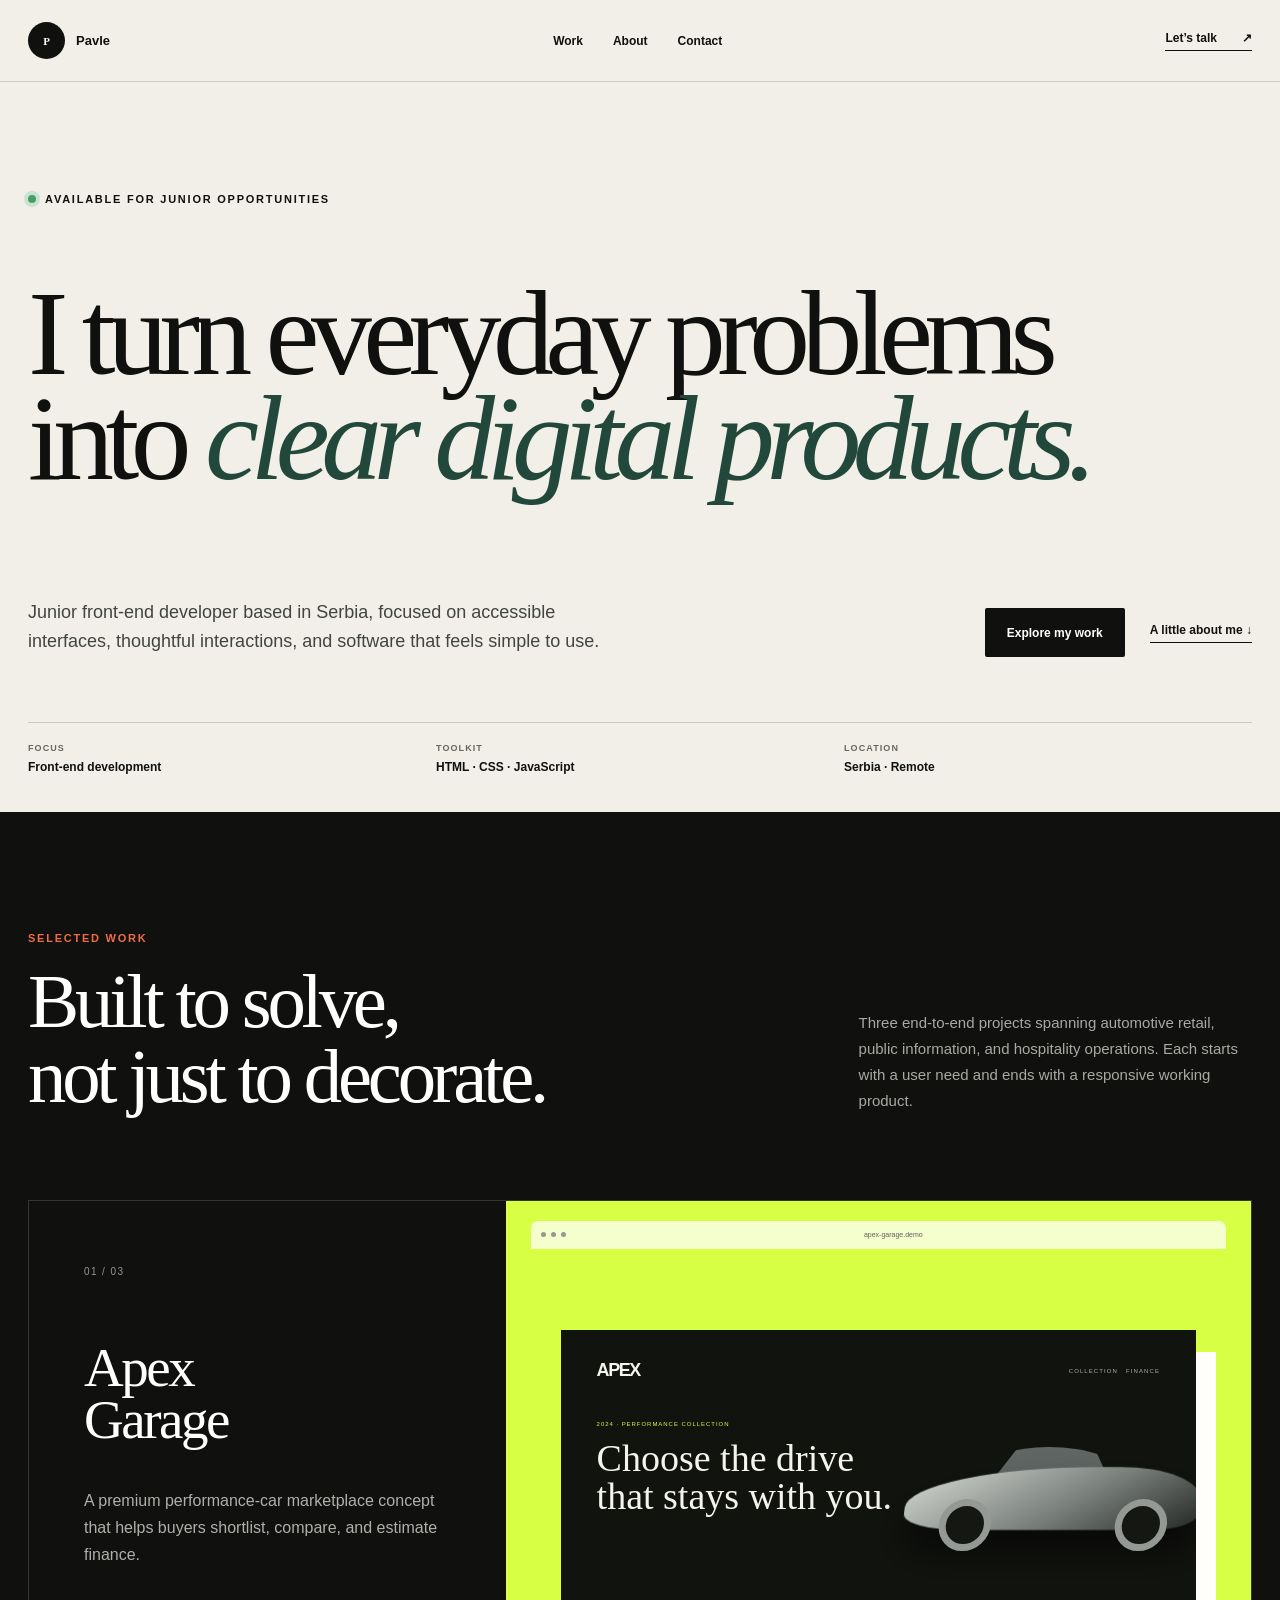
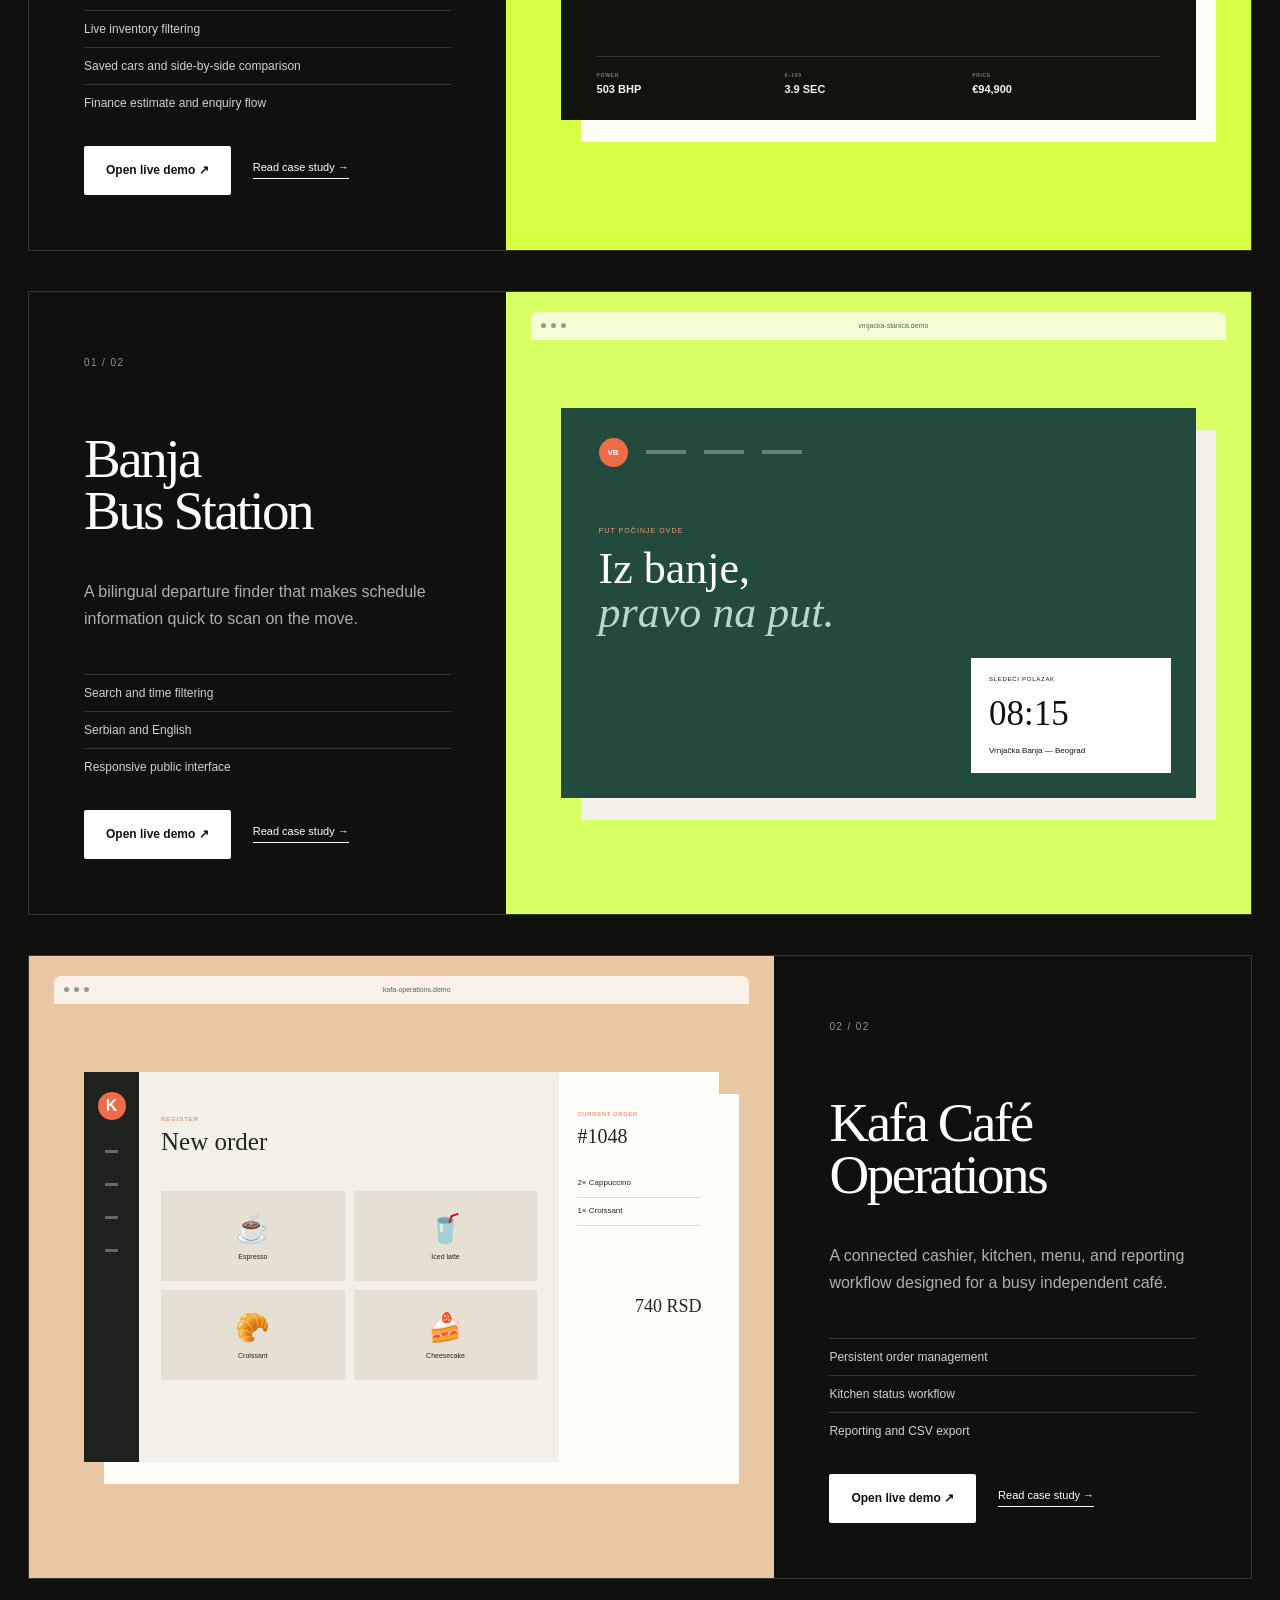
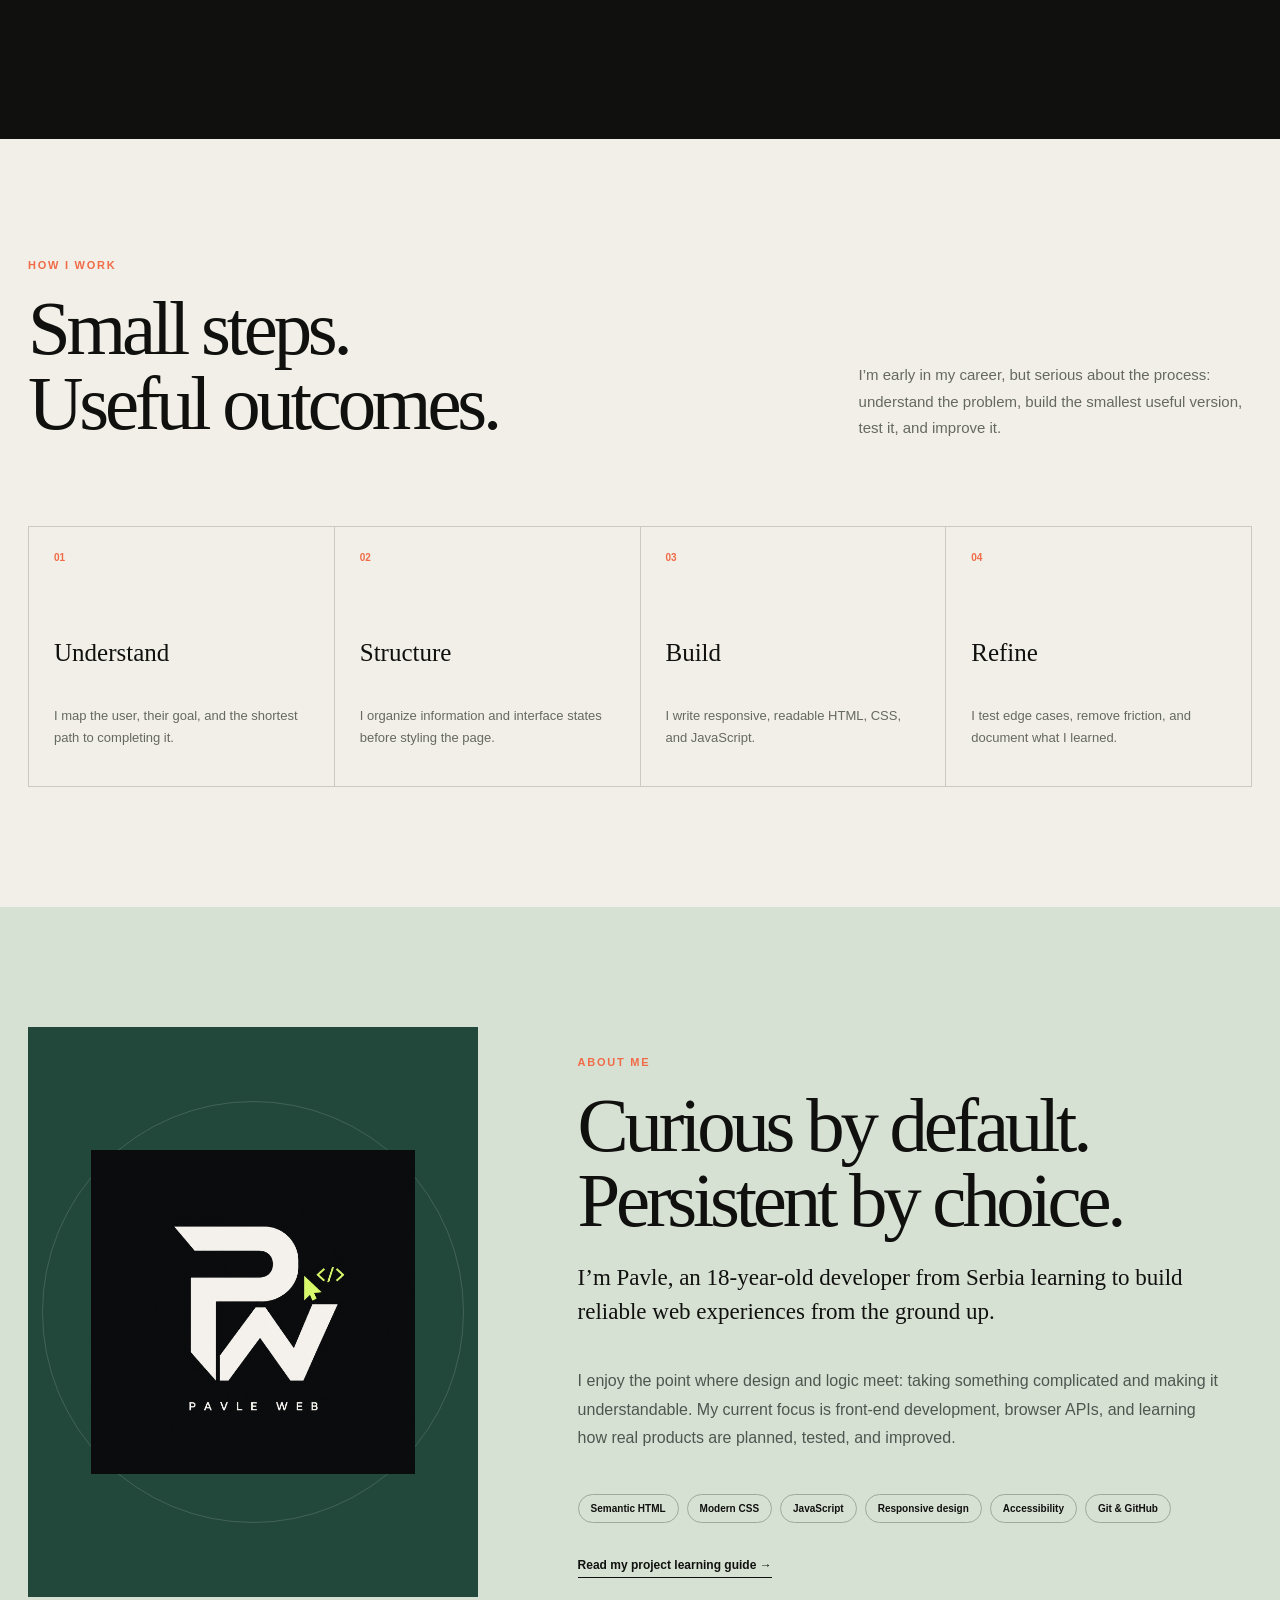
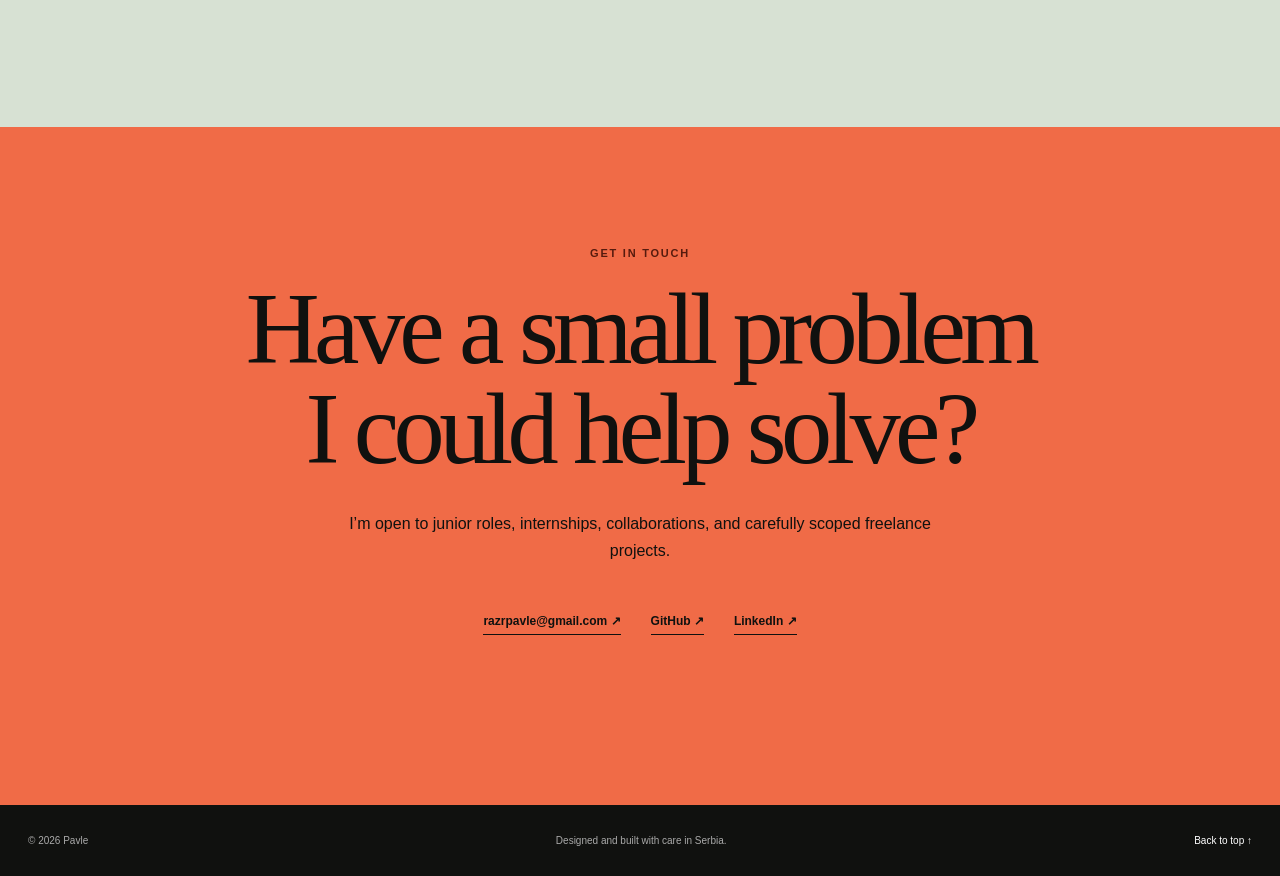
<file: index.html>
<!doctype html>
<html lang="en">
<head>
  <meta charset="UTF-8">
  <meta name="viewport" content="width=device-width,initial-scale=1">
  <meta name="description" content="Portfolio of Pavle, a junior front-end developer building useful, human-friendly web products.">
  <meta name="robots" content="noindex, nofollow">
  <meta name="theme-color" content="#10110f">
  <title>Pavle — Junior Developer</title>
  <link rel="stylesheet" href="assets/portfolio.css">
  <link rel="stylesheet" href="assets/reliability.css">
  <link rel="stylesheet" href="assets/brand-overrides.css">
  <link rel="stylesheet" href="assets/apex-preview.css">
</head>
<body>
  <a class="skip-link" href="#main">Skip to content</a>
  <header class="site-header" id="top">
    <a class="wordmark" href="#top" aria-label="Pavle home"><span>AP</span><strong>Pavle</strong></a>
    <nav aria-label="Main navigation"><a href="#work">Work</a><a href="#about">About</a><a href="#contact">Contact</a></nav>
    <a class="header-cta" href="#contact">Let’s talk <span>↗</span></a>
  </header>

  <main id="main">
    <section class="hero reveal">
      <p class="kicker"><i></i> Available for junior opportunities</p>
      <h1>I turn everyday problems into <em>clear digital products.</em></h1>
      <div class="hero-bottom">
        <p>Junior front-end developer based in Serbia, focused on accessible interfaces, thoughtful interactions, and software that feels simple to use.</p>
        <div class="hero-actions"><a class="button dark" href="#work">Explore my work</a><a class="text-link" href="#about">A little about me <span>↓</span></a></div>
      </div>
      <div class="hero-index" aria-label="Portfolio details"><span><small>Focus</small>Front-end development</span><span><small>Toolkit</small>HTML · CSS · JavaScript</span><span><small>Location</small>Serbia · Remote</span></div>
    </section>

    <section class="work-section" id="work">
      <div class="section-intro reveal"><div><p class="eyebrow">Selected work</p><h2>Built to solve,<br>not just to decorate.</h2></div><p>Three end-to-end projects spanning automotive retail, public information, and hospitality operations. Each starts with a user need and ends with a responsive working product.</p></div>

      <article class="project project-garage reveal">
        <div class="project-copy"><p class="project-number">01 / 03</p><h3>Apex<br>Garage</h3><p>A premium performance-car marketplace concept that helps buyers shortlist, compare, and estimate finance.</p><ul><li>Live inventory filtering</li><li>Saved cars and side-by-side comparison</li><li>Finance estimate and enquiry flow</li></ul><div class="project-links"><a class="button light" href="projects/apex-garage/index.html">Open live demo ↗</a><a href="case-studies/apex-garage.html">Read case study →</a></div></div>
        <a class="project-preview garage-preview" href="projects/apex-garage/index.html" aria-label="Open Apex Garage demo">
          <div class="browser"><span></span><span></span><span></span><small>apex-garage.demo</small></div>
          <div class="garage-ui"><div class="garage-top"><b>APEX</b><span>COLLECTION&nbsp;&nbsp;&nbsp;FINANCE</span></div><div class="garage-car"><i></i><i></i><div></div></div><p>2024 · PERFORMANCE COLLECTION</p><strong>Choose the drive<br>that stays with you.</strong><div class="garage-specs"><span><small>POWER</small>503 BHP</span><span><small>0–100</small>3.9 SEC</span><span><small>PRICE</small>€94,900</span></div></div>
        </a>
      </article>

      <article class="project project-bus reveal">
        <div class="project-copy"><p class="project-number">01 / 02</p><h3>Banja<br>Bus Station</h3><p>A bilingual departure finder that makes schedule information quick to scan on the move.</p><ul><li>Search and time filtering</li><li>Serbian and English</li><li>Responsive public interface</li></ul><div class="project-links"><a class="button light" href="projects/bus-station/index.html">Open live demo ↗</a><a href="case-studies/bus-station.html">Read case study →</a></div></div>
        <a class="project-preview bus-preview" href="projects/bus-station/index.html" aria-label="Open bus station demo">
          <div class="browser"><span></span><span></span><span></span><small>vrnjacka-stanica.demo</small></div>
          <div class="bus-ui"><div class="bus-ui-head"><b>VB</b><i></i><i></i><i></i></div><p>PUT POČINJE OVDE</p><strong>Iz banje,<br><em>pravo na put.</em></strong><div class="mini-ticket"><small>SLEDEĆI POLAZAK</small><b>08:15</b><span>Vrnjačka Banja — Beograd</span></div></div>
        </a>
      </article>

      <article class="project project-cafe reveal">
        <a class="project-preview cafe-preview" href="projects/cafe-operations/index.html" aria-label="Open café operations demo">
          <div class="browser"><span></span><span></span><span></span><small>kafa-operations.demo</small></div>
          <div class="cafe-ui"><aside><b>K</b><i></i><i></i><i></i><i></i></aside><div class="cafe-products"><p>REGISTER</p><strong>New order</strong><div><span>☕<small>Espresso</small></span><span>🥤<small>Iced latte</small></span><span>🥐<small>Croissant</small></span><span>🍰<small>Cheesecake</small></span></div></div><div class="cafe-cart"><small>CURRENT ORDER</small><b>#1048</b><p>2× Cappuccino</p><p>1× Croissant</p><strong>740 RSD</strong></div></div>
        </a>
        <div class="project-copy"><p class="project-number">02 / 02</p><h3>Kafa Café<br>Operations</h3><p>A connected cashier, kitchen, menu, and reporting workflow designed for a busy independent café.</p><ul><li>Persistent order management</li><li>Kitchen status workflow</li><li>Reporting and CSV export</li></ul><div class="project-links"><a class="button light" href="projects/cafe-operations/index.html">Open live demo ↗</a><a href="case-studies/cafe-operations.html">Read case study →</a></div></div>
      </article>
    </section>

    <section class="process-section">
      <div class="section-intro reveal"><div><p class="eyebrow">How I work</p><h2>Small steps.<br>Useful outcomes.</h2></div><p>I’m early in my career, but serious about the process: understand the problem, build the smallest useful version, test it, and improve it.</p></div>
      <div class="process-grid reveal"><article><span>01</span><h3>Understand</h3><p>I map the user, their goal, and the shortest path to completing it.</p></article><article><span>02</span><h3>Structure</h3><p>I organize information and interface states before styling the page.</p></article><article><span>03</span><h3>Build</h3><p>I write responsive, readable HTML, CSS, and JavaScript.</p></article><article><span>04</span><h3>Refine</h3><p>I test edge cases, remove friction, and document what I learned.</p></article></div>
    </section>

    <section class="about-section" id="about">
      <div class="portrait reveal"><div class="portrait-shape"><img src="assets/pavle-web-logo.png" alt="Pavle Web logo"></div><p></p></div>
      <div class="about-copy reveal"><p class="eyebrow">About me</p><h2>Curious by default.<br>Persistent by choice.</h2><p class="lead">I’m Pavle, an 18-year-old developer from Serbia learning to build reliable web experiences from the ground up.</p><p>I enjoy the point where design and logic meet: taking something complicated and making it understandable. My current focus is front-end development, browser APIs, and learning how real products are planned, tested, and improved.</p><div class="skills"><span>Semantic HTML</span><span>Modern CSS</span><span>JavaScript</span><span>Responsive design</span><span>Accessibility</span><span>Git & GitHub</span></div><a class="text-link" href="LEARNING-GUIDE.md">Read my project learning guide →</a></div>
    </section>

    <section class="contact-section" id="contact">
      <p class="eyebrow">Get in touch</p><h2>Have a small problem<br>I could help solve?</h2><p>I’m open to junior roles, internships, collaborations, and carefully scoped freelance projects.</p><div class="contact-links"><a href="mailto:razrpavle@gmail.com">razrpavle@gmail.com ↗</a><a href="https://github.com/pavleds">GitHub ↗</a><a href="https://www.linkedin.com/in/your-profile">LinkedIn ↗</a></div><small></small>
    </section>
  </main>
  <footer><span>© <span id="year"></span> Pavle</span><span>Designed and built with care in Serbia.</span><a href="#top">Back to top ↑</a></footer>
  <script src="assets/portfolio.js"></script>
<script src="assets/name-overrides.js"></script>
</body>
</html>
</file>
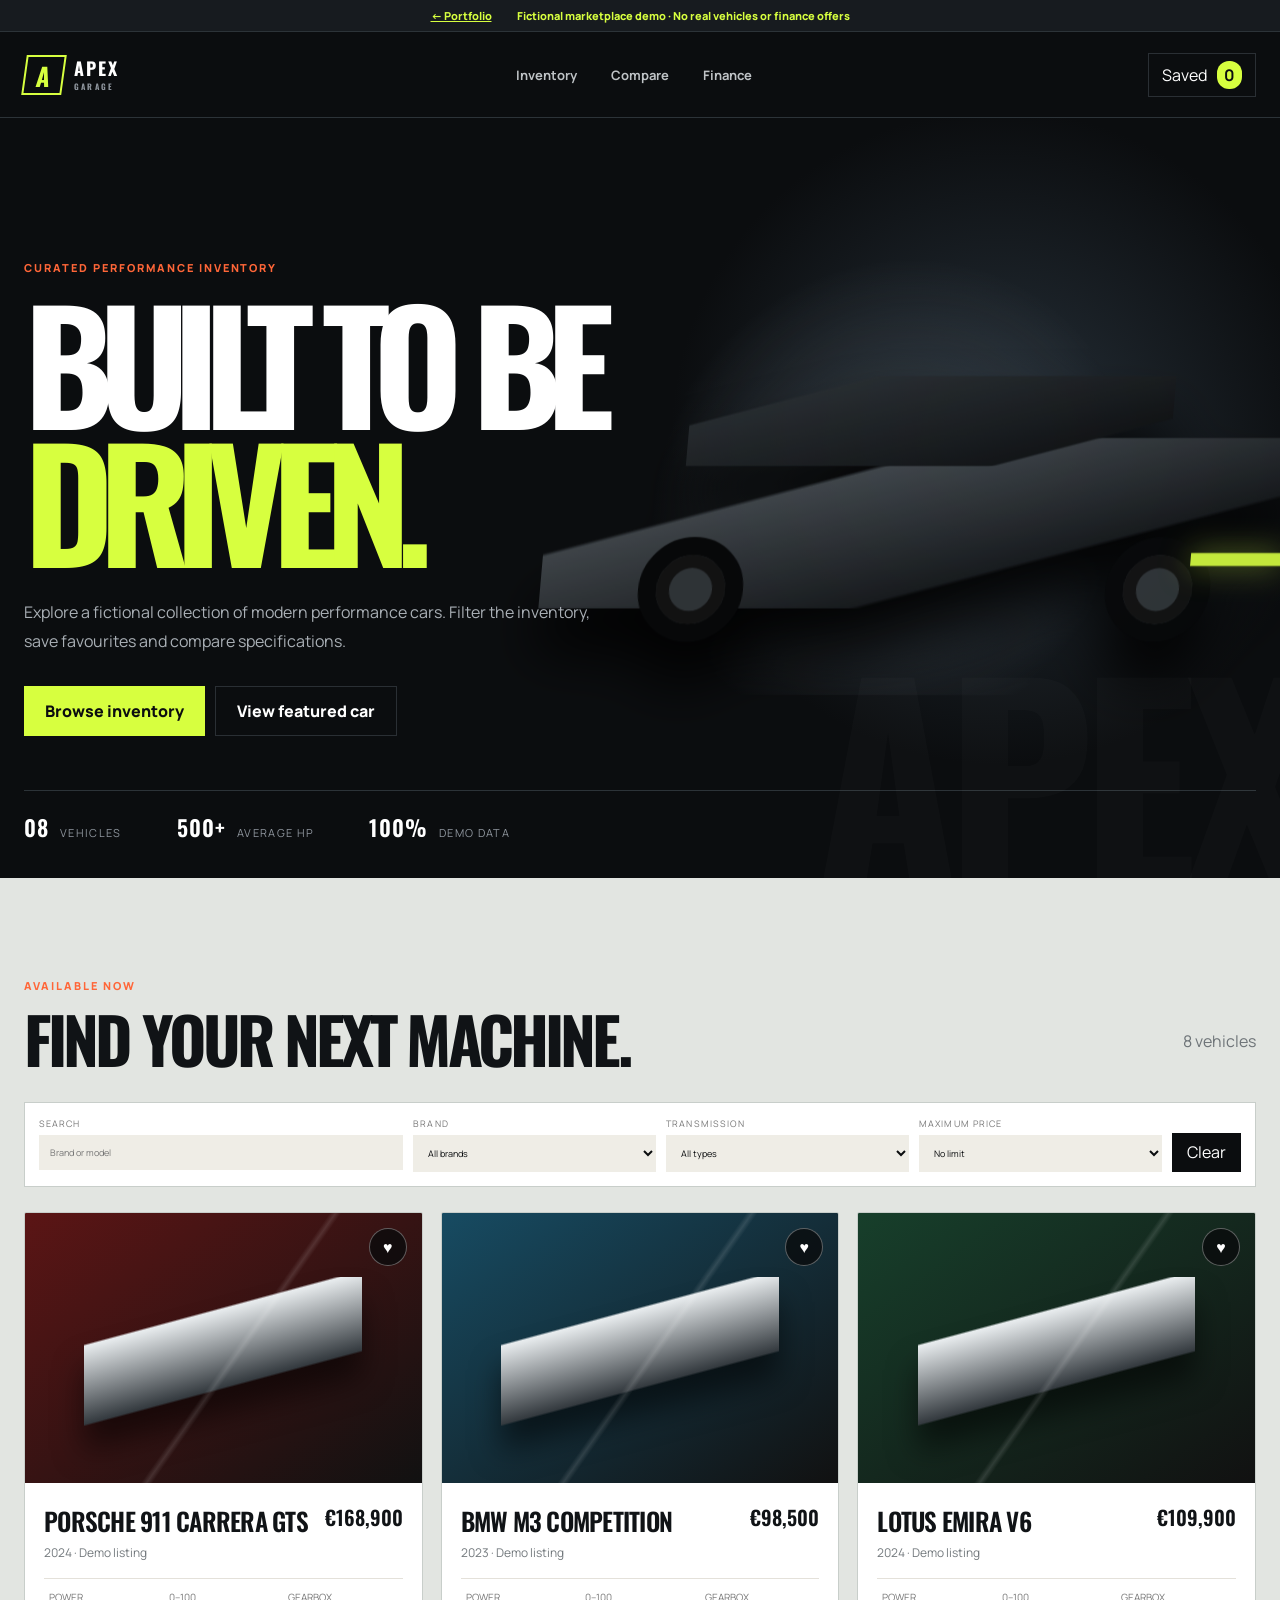
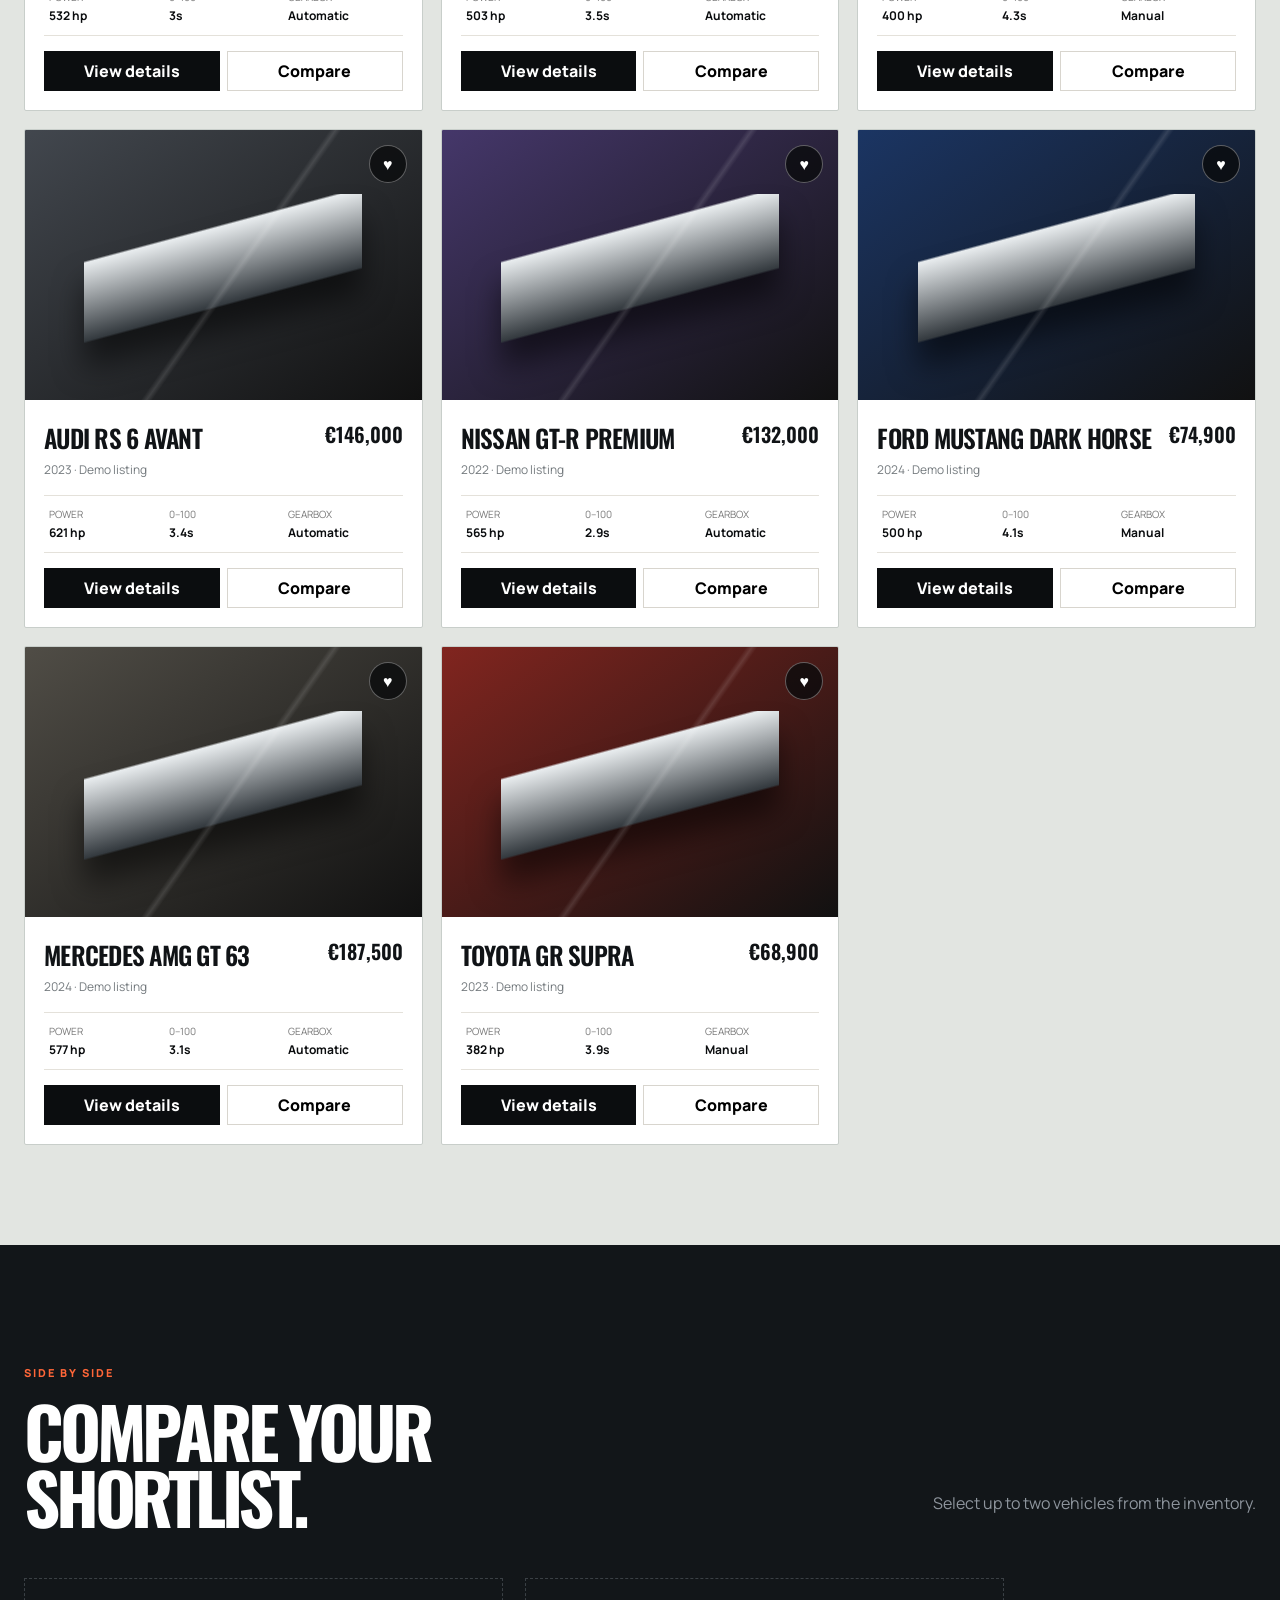
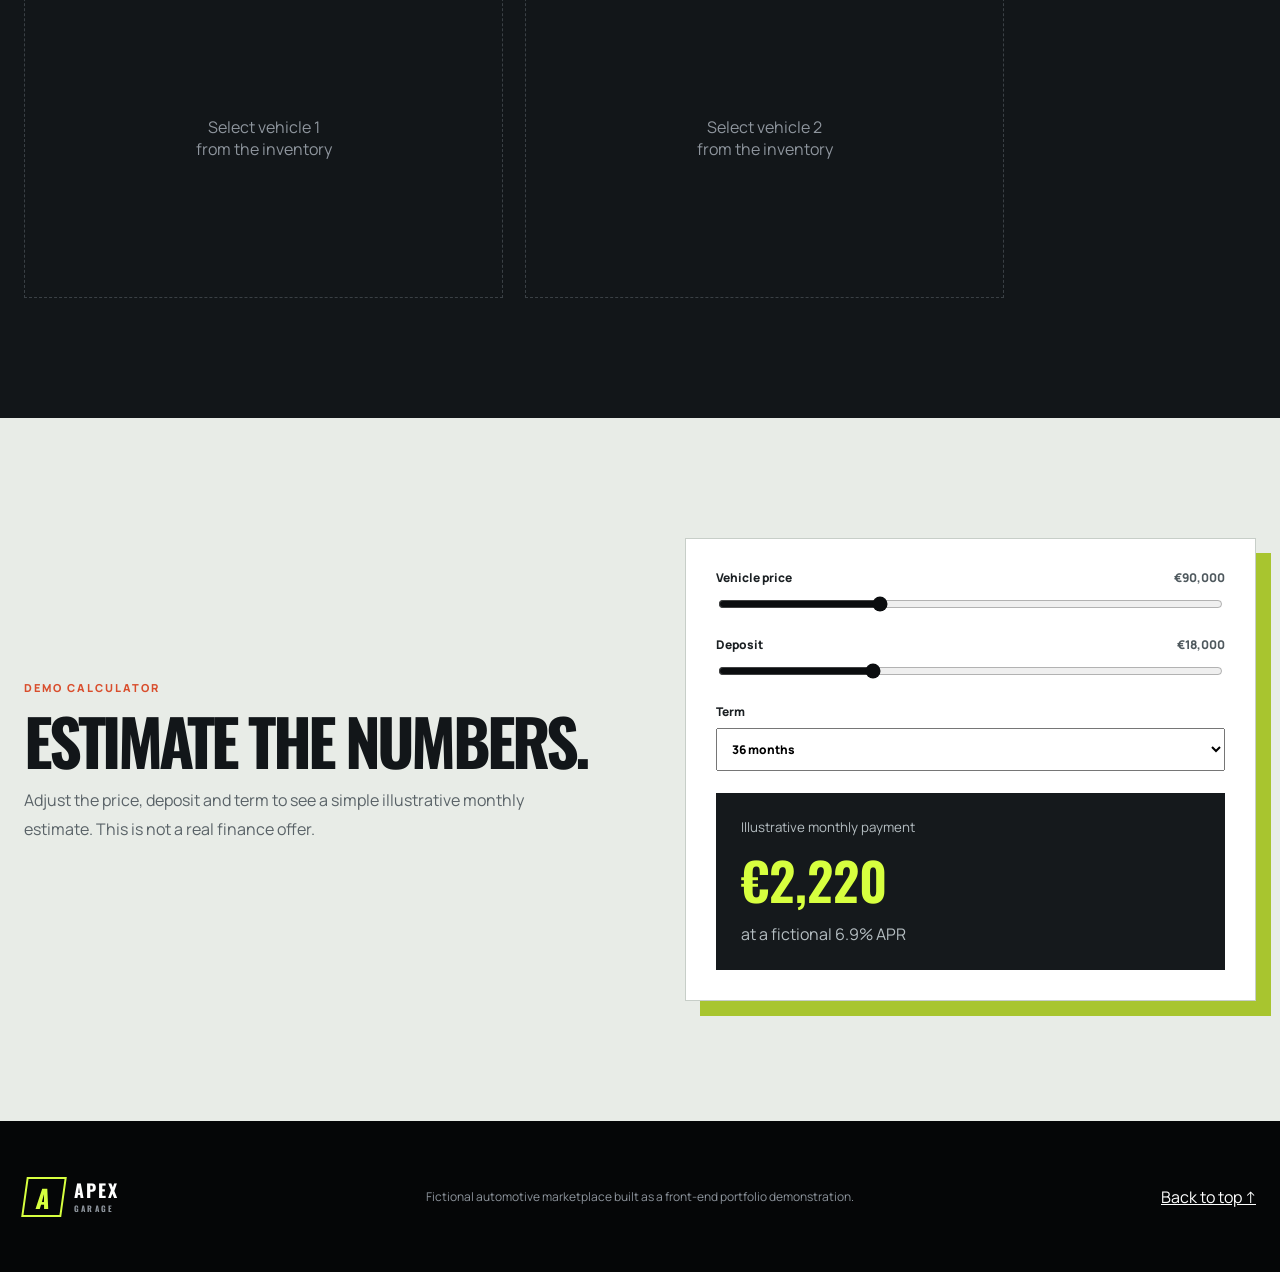
<file: projects/apex-garage/index.html>
<!doctype html>
<html lang="en">
<head>
  <meta charset="UTF-8">
  <meta name="viewport" content="width=device-width,initial-scale=1">
  <meta name="description" content="Apex Garage — fictional performance car marketplace portfolio demo.">
  <title>Apex Garage — Performance Cars</title>
  <link rel="preconnect" href="https://fonts.googleapis.com">
  <link rel="preconnect" href="https://fonts.gstatic.com" crossorigin>
  <link href="https://fonts.googleapis.com/css2?family=Manrope:wght@400;500;600;700;800&family=Oswald:wght@500;600;700&display=swap" rel="stylesheet">
  <link rel="stylesheet" href="styles.css">
  <link rel="stylesheet" href="showroom.css">
  <link rel="stylesheet" href="polish.css">
  <link rel="stylesheet" href="showroom.css">
</head>
<body>
  <div class="demo-bar"><a href="../../index.html">← Portfolio</a><span>Fictional marketplace demo · No real vehicles or finance offers</span></div>
  <header class="header">
    <a class="brand" href="#top"><span>A</span><strong>APEX<small>GARAGE</small></strong></a>
    <nav><a href="#inventory">Inventory</a><a href="#compare">Compare</a><a href="#finance">Finance</a></nav>
    <button class="saved-button" id="savedButton">Saved <b id="savedCount">0</b></button>
  </header>
  <main id="top">
    <section class="hero">
      <div class="hero-art" aria-hidden="true"><div class="car-silhouette"><i></i><b></b><span></span></div></div>
      <div class="hero-copy">
        <p class="eyebrow">Curated performance inventory</p>
        <h1>Built to be<br><em>driven.</em></h1>
        <p>Explore a fictional collection of modern performance cars. Filter the inventory, save favourites and compare specifications.</p>
        <div class="hero-actions"><a class="button primary" href="#inventory">Browse inventory</a><button class="button ghost" id="featuredButton">View featured car</button></div>
      </div>
      <div class="hero-stats"><span><b>08</b> vehicles</span><span><b>500+</b> average hp</span><span><b>100%</b> demo data</span></div>
    </section>
    <section class="inventory section" id="inventory">
      <div class="section-head"><div><p class="eyebrow">Available now</p><h2>Find your next machine.</h2></div><p id="resultCount"></p></div>
      <div class="filters">
        <label>Search<input id="searchInput" type="search" placeholder="Brand or model"></label>
        <label>Brand<select id="brandFilter"><option value="all">All brands</option></select></label>
        <label>Transmission<select id="transmissionFilter"><option value="all">All types</option><option>Automatic</option><option>Manual</option></select></label>
        <label>Maximum price<select id="priceFilter"><option value="999999">No limit</option><option value="80000">€80,000</option><option value="120000">€120,000</option><option value="180000">€180,000</option></select></label>
        <button id="clearFilters">Clear</button>
      </div>
      <div class="car-grid" id="carGrid"></div>
      <div class="empty" id="emptyState" hidden><strong>No cars match those filters.</strong><button id="emptyReset">Reset inventory</button></div>
    </section>
    <section class="compare section dark" id="compare">
      <div class="section-head"><div><p class="eyebrow">Side by side</p><h2>Compare your shortlist.</h2></div><p>Select up to two vehicles from the inventory.</p></div>
      <div class="compare-grid" id="compareGrid"></div>
    </section>
    <section class="finance section" id="finance">
      <div class="finance-copy"><p class="eyebrow">Demo calculator</p><h2>Estimate the numbers.</h2><p>Adjust the price, deposit and term to see a simple illustrative monthly estimate. This is not a real finance offer.</p></div>
      <form class="calculator" id="calculator">
        <label>Vehicle price <span id="priceValue">€90,000</span><input id="calcPrice" type="range" min="30000" max="220000" step="5000" value="90000"></label>
        <label>Deposit <span id="depositValue">€18,000</span><input id="calcDeposit" type="range" min="0" max="60000" step="1000" value="18000"></label>
        <label>Term <select id="calcTerm"><option value="36">36 months</option><option value="48">48 months</option><option value="60">60 months</option></select></label>
        <div class="estimate"><small>Illustrative monthly payment</small><strong id="monthlyEstimate">€0</strong><span>at a fictional 6.9% APR</span></div>
      </form>
    </section>
  </main>
  <dialog id="carDialog"><button class="dialog-close" id="dialogClose" aria-label="Close">×</button><div id="dialogContent"></div></dialog>
  <dialog id="enquiryDialog"><form id="enquiryForm"><button class="dialog-close" type="button" id="enquiryClose">×</button><p class="eyebrow">Vehicle enquiry</p><h2 id="enquiryTitle">Enquire</h2><label>Name<input required name="name"></label><label>Email<input required type="email" name="email"></label><label>Message<textarea required name="message" rows="4"></textarea></label><button class="button primary" type="submit">Send demo enquiry</button><small>No information is transmitted. This form is a front-end demonstration.</small></form></dialog>
  <div class="toast" id="toast" role="status"></div>
  <footer><div class="brand"><span>A</span><strong>APEX<small>GARAGE</small></strong></div><p>Fictional automotive marketplace built as a front-end portfolio demonstration.</p><a href="#top">Back to top ↑</a></footer>
  <script src="app.js"></script>
</body>
</html>
</file>
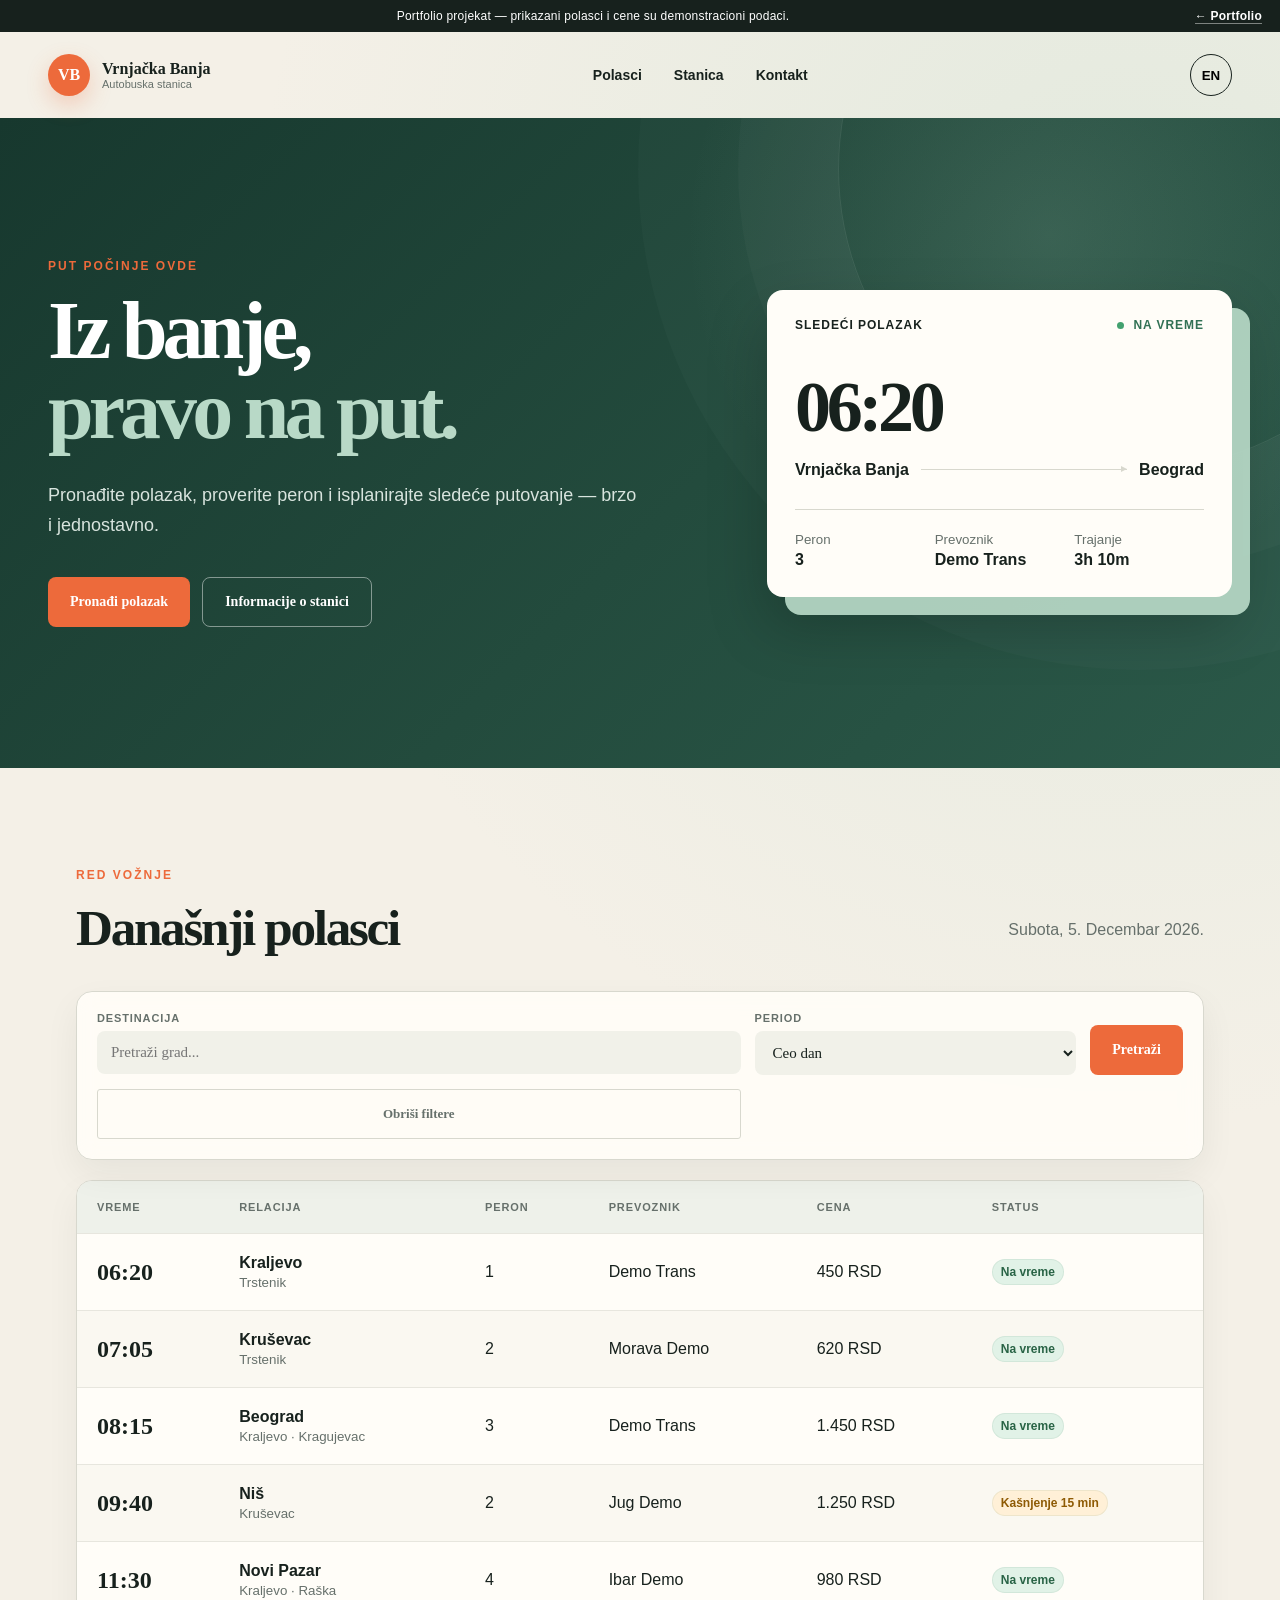
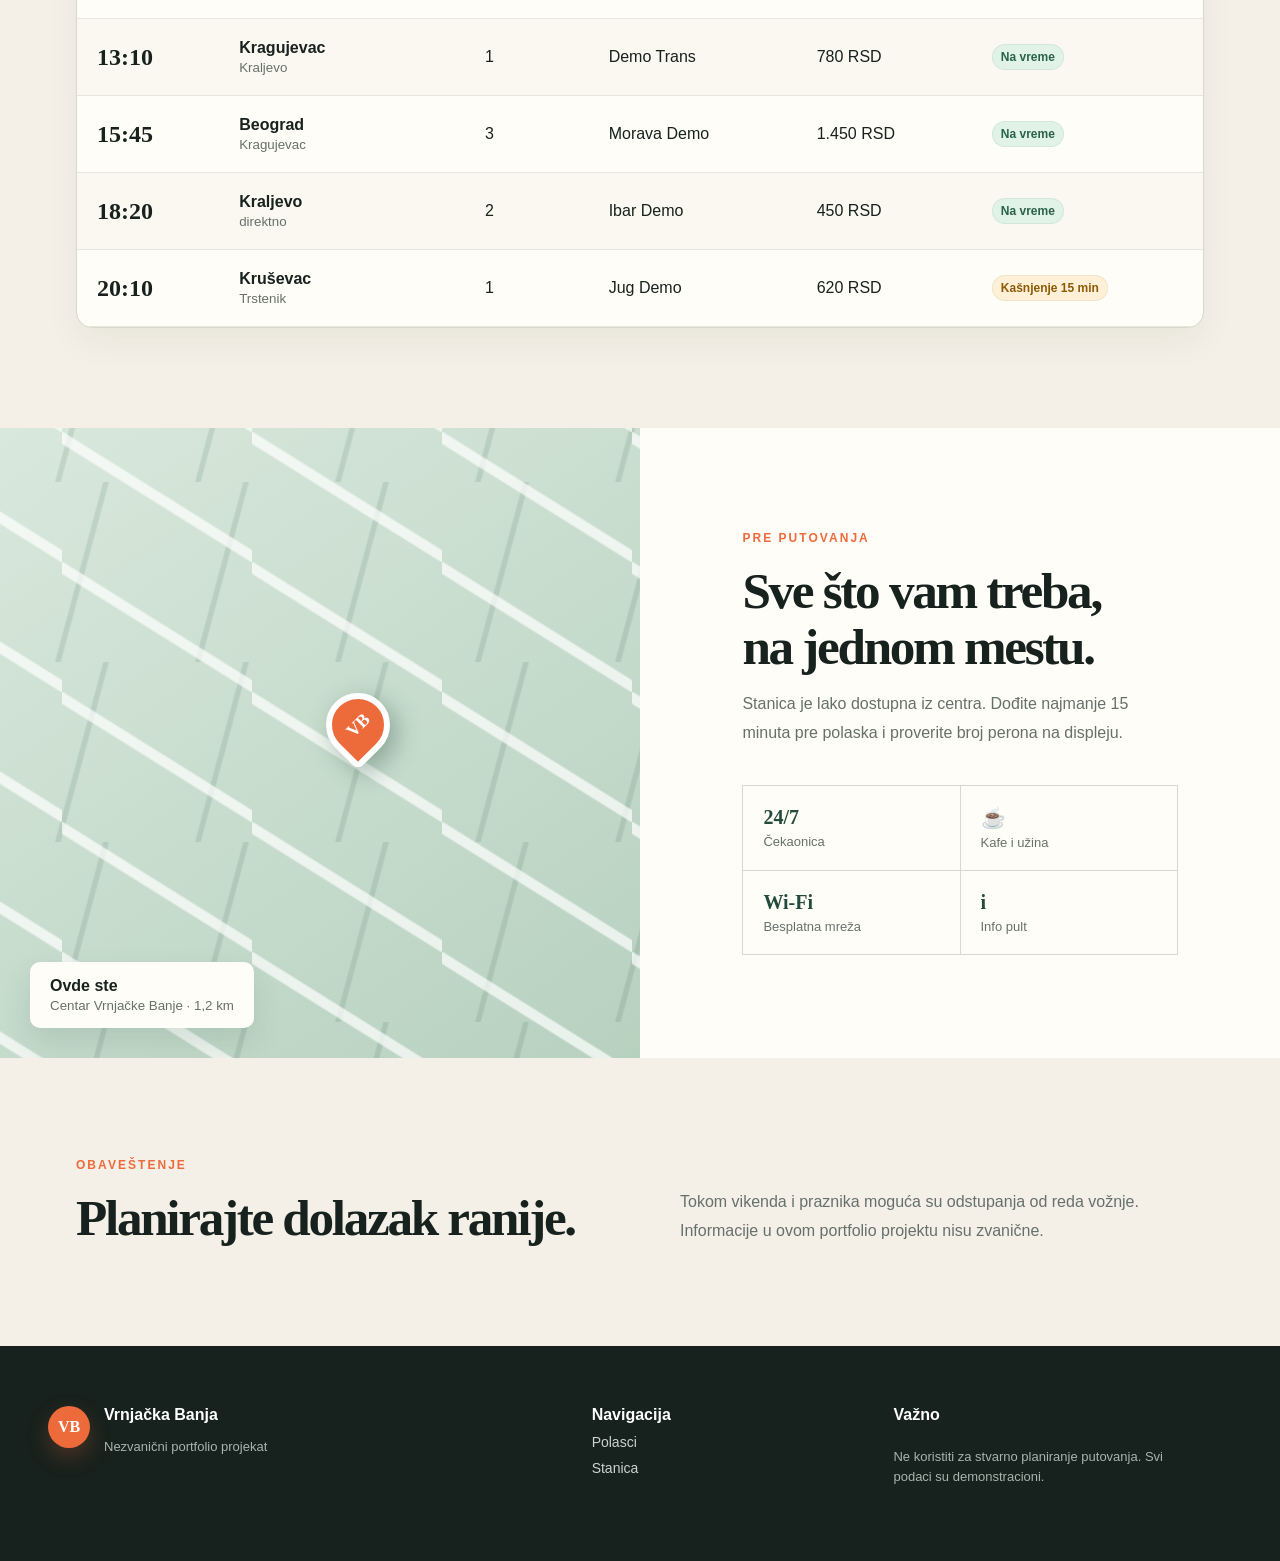
<file: projects/bus-station/index.html>
<!doctype html>
<html lang="sr">
<head>
  <meta charset="UTF-8">
  <meta name="viewport" content="width=device-width, initial-scale=1.0">
  <meta name="description" content="Portfolio demo sajta autobuske stanice Vrnjačka Banja.">
  <title>Vrnjačka Banja | Autobuska stanica</title>
  <link rel="stylesheet" href="styles.css">
  <link rel="stylesheet" href="enhancements.css">
  <link rel="stylesheet" href="portfolio-integration.css">
</head>
<body>
  <div class="demo-bar"><span data-i18n="demo">Portfolio projekat — prikazani polasci i cene su demonstracioni podaci.</span><a href="../../index.html">← Portfolio</a></div>
  <header class="site-header">
    <a class="brand" href="#top" aria-label="Početna">
      <span class="brand-mark" aria-hidden="true">VB</span>
      <span><strong>Vrnjačka Banja</strong><small data-i18n="station">Autobuska stanica</small></span>
    </a>
    <nav aria-label="Glavna navigacija">
      <a href="#departures" data-i18n="departures">Polasci</a>
      <a href="#station" data-i18n="stationInfo">Stanica</a>
      <a href="#contact" data-i18n="contact">Kontakt</a>
    </nav>
    <button class="language" id="languageButton" type="button" aria-label="Switch language">EN</button>
  </header>

  <main id="top">
    <section class="hero">
      <div class="hero-copy">
        <p class="eyebrow" data-i18n="eyebrow">Put počinje ovde</p>
        <h1 data-i18n="heroTitle">Iz banje,<br><em>pravo na put.</em></h1>
        <p class="hero-subtitle" data-i18n="heroSubtitle">Pronađite polazak, proverite peron i isplanirajte sledeće putovanje — brzo i jednostavno.</p>
        <div class="hero-actions">
          <a class="button primary" href="#departures" data-i18n="findDeparture">Pronađi polazak</a>
          <a class="button secondary" href="#station" data-i18n="stationDetails">Informacije o stanici</a>
        </div>
      </div>
      <div class="route-card" aria-label="Sledeći polazak">
        <div class="route-card-top"><span data-i18n="nextDeparture">Sledeći polazak</span><span class="live"><i></i> <span data-i18n="onTime">Na vreme</span></span></div>
        <div class="route-time">08:15</div>
        <div class="route-line"><span>Vrnjačka Banja</span><i></i><span>Beograd</span></div>
        <div class="route-meta"><span><small data-i18n="platform">Peron</small> 3</span><span><small data-i18n="carrier">Prevoznik</small> Demo Trans</span><span><small data-i18n="duration">Trajanje</small> 3h 10m</span></div>
      </div>
    </section>

    <section class="departures section" id="departures">
      <div class="section-heading">
        <div><p class="eyebrow" data-i18n="timetable">Red vožnje</p><h2 data-i18n="todayDepartures">Današnji polasci</h2></div>
        <p id="currentDate"></p>
      </div>
      <div class="search-panel">
        <label><span data-i18n="destination">Destinacija</span><input id="searchInput" type="search" placeholder="Pretraži grad..." autocomplete="off"></label>
        <label><span data-i18n="period">Period</span><select id="periodFilter"><option value="all" data-i18n="allDay">Ceo dan</option><option value="morning" data-i18n="morning">Pre podne</option><option value="afternoon" data-i18n="afternoon">Posle podne</option><option value="evening" data-i18n="evening">Veče</option></select></label>
        <button class="button primary search-button" id="searchButton" type="button" data-i18n="search">Pretraži</button>
      </div>
      <div class="table-wrap">
        <table>
          <thead><tr><th data-i18n="time">Vreme</th><th data-i18n="route">Relacija</th><th data-i18n="platform">Peron</th><th data-i18n="carrier">Prevoznik</th><th data-i18n="price">Cena</th><th data-i18n="status">Status</th></tr></thead>
          <tbody id="departuresBody"></tbody>
        </table>
        <div class="empty-state" id="emptyState" hidden><strong data-i18n="noResults">Nema pronađenih polazaka.</strong><span data-i18n="tryAnother">Pokušajte drugu destinaciju ili period.</span></div>
      </div>
    </section>

    <section class="station-section" id="station">
      <div class="station-visual"><div class="map-grid"></div><span class="map-pin">VB</span><div class="map-label"><strong data-i18n="youAreHere">Ovde ste</strong><small data-i18n="centerDistance">Centar Vrnjačke Banje · 1,2 km</small></div></div>
      <div class="station-copy">
        <p class="eyebrow" data-i18n="beforeTravel">Pre putovanja</p>
        <h2 data-i18n="everythingNearby">Sve što vam treba,<br>na jednom mestu.</h2>
        <p data-i18n="stationText">Stanica je lako dostupna iz centra. Dođite najmanje 15 minuta pre polaska i proverite broj perona na displeju.</p>
        <div class="amenities">
          <div><span>24/7</span><p data-i18n="waitingRoom">Čekaonica</p></div>
          <div><span>☕</span><p data-i18n="cafe">Kafe i užina</p></div>
          <div><span>Wi-Fi</span><p data-i18n="freeNetwork">Besplatna mreža</p></div>
          <div><span>i</span><p data-i18n="infoDesk">Info pult</p></div>
        </div>
      </div>
    </section>

    <section class="notice section">
      <div><p class="eyebrow" data-i18n="travelNotice">Obaveštenje</p><h2 data-i18n="arriveEarly">Planirajte dolazak ranije.</h2></div>
      <p data-i18n="noticeText">Tokom vikenda i praznika moguća su odstupanja od reda vožnje. Informacije u ovom portfolio projektu nisu zvanične.</p>
    </section>
  </main>

  <footer id="contact">
    <div class="footer-brand"><span class="brand-mark">VB</span><div><strong>Vrnjačka Banja</strong><p data-i18n="demoProject">Nezvanični portfolio projekat</p></div></div>
    <div><strong data-i18n="navigation">Navigacija</strong><a href="#departures" data-i18n="departures">Polasci</a><a href="#station" data-i18n="stationInfo">Stanica</a></div>
    <div><strong data-i18n="important">Važno</strong><p data-i18n="footerWarning">Ne koristiti za stvarno planiranje putovanja. Svi podaci su demonstracioni.</p></div>
  </footer>
  <script src="app.js"></script>
</body>
</html>
</file>
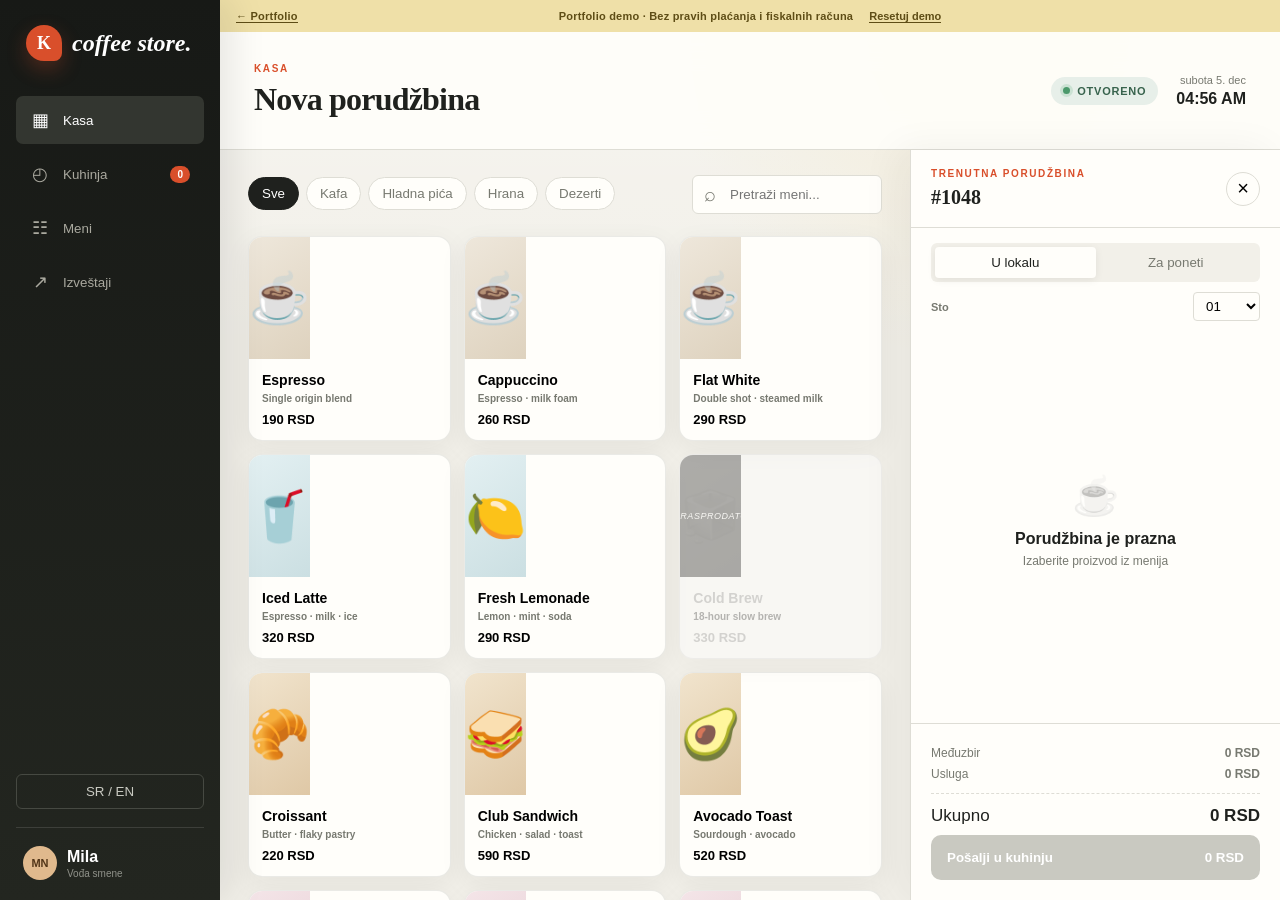
<file: projects/cafe-operations/index.html>
<!doctype html>
<html lang="sr">
<head>
  <meta charset="UTF-8">
  <meta name="viewport" content="width=device-width,initial-scale=1">
  <meta name="description" content="Coffee Store Operations Demo — café workflow portfolio project">
  <title>Coffee Store Operations Demo</title>
  <link rel="stylesheet" href="styles.css">
  <link rel="stylesheet" href="enhancements.css">
  <link rel="stylesheet" href="portfolio-integration.css">
</head>
<body>
  <aside class="sidebar">
    <a class="logo" href="#" aria-label="Coffee Store Operations Demo home"><span>K</span><strong>coffee store.</strong></a>
    <nav aria-label="Main navigation">
      <button class="nav-item active" data-view="pos"><span class="nav-icon">▦</span><span data-t="register">Register</span></button>
      <button class="nav-item" data-view="kitchen"><span class="nav-icon">◴</span><span data-t="kitchen">Kitchen</span><b id="kitchenCount">0</b></button>
      <button class="nav-item" data-view="menu"><span class="nav-icon">☷</span><span data-t="menu">Menu</span></button>
      <button class="nav-item" data-view="reports"><span class="nav-icon">↗</span><span data-t="reports">Reports</span></button>
    </nav>
    <div class="sidebar-bottom">
      <button class="language" id="languageButton">SR / EN</button>
      <div class="profile"><span>MN</span><div><strong>Mila</strong><small data-t="shiftManager">Shift manager</small></div></div>
    </div>
  </aside>

  <main class="app-shell">
    <div class="demo-banner"><a href="../../index.html">← Portfolio</a><span data-t="demoNotice">Portfolio demo · No real payments or fiscal receipts</span><button id="resetButton" data-t="resetDemo">Reset demo</button></div>

    <section class="view active" id="pos-view">
      <header class="topbar">
        <div><p class="overline" data-t="register">Register</p><h1 data-t="newOrder">New order</h1></div>
        <div class="topbar-meta"><span class="open-pill"><i></i><span data-t="open">Open</span></span><div><small id="dateLabel"></small><strong id="clockLabel"></strong></div></div>
      </header>
      <div class="pos-layout">
        <div class="catalog">
          <div class="catalog-tools">
            <div class="categories" id="categoryFilters"></div>
            <label class="search"><span>⌕</span><input id="productSearch" type="search" data-placeholder="searchMenu" placeholder="Search menu..."></label>
          </div>
          <div class="product-grid" id="productGrid"></div>
        </div>
        <aside class="order-panel">
          <div class="order-head"><div><p class="overline" data-t="currentOrder">Current order</p><h2 id="orderNumber">#1048</h2></div><button class="icon-button" id="clearOrder" aria-label="Clear order">×</button></div>
          <div class="service-toggle"><button class="active" data-service="dineIn" data-t="dineIn">Dine in</button><button data-service="takeaway" data-t="takeaway">Takeaway</button></div>
          <label class="table-select"><span data-t="table">Table</span><select id="tableSelect"><option value="1">01</option><option value="2">02</option><option value="3">03</option><option value="4">04</option><option value="5">05</option><option value="6">06</option><option value="7">07</option><option value="8">08</option></select></label>
          <div class="cart" id="cart"><div class="empty-cart"><span>☕</span><strong data-t="emptyOrder">Order is empty</strong><p data-t="addFromMenu">Choose an item from the menu</p></div></div>
          <div class="order-summary">
            <div><span data-t="subtotal">Subtotal</span><strong id="subtotal">0 RSD</strong></div>
            <div><span data-t="service">Service</span><strong>0 RSD</strong></div>
            <div class="total"><span data-t="total">Total</span><strong id="total">0 RSD</strong></div>
            <button class="send-order" id="sendOrder" disabled><span data-t="sendKitchen">Send to kitchen</span><strong id="sendTotal">0 RSD</strong></button>
          </div>
        </aside>
      </div>
    </section>

    <section class="view" id="kitchen-view">
      <header class="topbar"><div><p class="overline" data-t="liveOrders">Live orders</p><h1 data-t="kitchenBoard">Kitchen board</h1></div><div class="topbar-meta"><span class="open-pill"><i></i><span data-t="live">Live</span></span></div></header>
      <div class="kitchen-stats"><div><small data-t="waiting">Waiting</small><strong id="waitingCount">0</strong></div><div><small data-t="preparing">Preparing</small><strong id="preparingCount">0</strong></div><div><small data-t="ready">Ready</small><strong id="readyCount">0</strong></div><button id="clearCompleted" data-t="clearReady">Clear ready orders</button></div>
      <div class="kanban" id="kitchenBoard"></div>
    </section>

    <section class="view" id="menu-view">
      <header class="topbar"><div><p class="overline" data-t="catalog">Catalog</p><h1 data-t="menuManagement">Menu management</h1></div><button class="primary-button" id="addItemButton" data-t="addItem">+ Add item</button></header>
      <div class="menu-summary"><div><small data-t="totalItems">Total items</small><strong id="totalItems">0</strong></div><div><small data-t="available">Available</small><strong id="availableItems">0</strong></div><div><small data-t="unavailable">Unavailable</small><strong id="unavailableItems">0</strong></div></div>
      <div class="menu-table-wrap"><table><thead><tr><th data-t="item">Item</th><th data-t="category">Category</th><th data-t="price">Price</th><th data-t="availability">Availability</th><th></th></tr></thead><tbody id="menuTable"></tbody></table></div>
    </section>

    <section class="view" id="reports-view">
      <header class="topbar"><div><p class="overline" data-t="overview">Overview</p><h1 data-t="dailyReport">Daily report</h1></div><button class="secondary-button" id="exportButton" data-t="exportCsv">Export CSV</button></header>
      <div class="report-cards"><article><span>RSD</span><small data-t="revenue">Revenue</small><strong id="revenueMetric">0</strong><p data-t="demoSales">From demo orders today</p></article><article><span>#</span><small data-t="orders">Orders</small><strong id="ordersMetric">0</strong><p data-t="sentKitchen">Sent to kitchen</p></article><article><span>Ø</span><small data-t="averageOrder">Average order</small><strong id="averageMetric">0</strong><p>RSD</p></article><article><span>★</span><small data-t="topItem">Top item</small><strong id="topItemMetric">—</strong><p data-t="byQuantity">By quantity sold</p></article></div>
      <div class="reports-grid">
        <article class="chart-card"><div class="card-title"><div><p class="overline" data-t="sales">Sales</p><h2 data-t="ordersByHour">Orders by hour</h2></div></div><div class="chart" id="salesChart"></div></article>
        <article class="popular-card"><div class="card-title"><div><p class="overline" data-t="performance">Performance</p><h2 data-t="popularItems">Popular items</h2></div></div><div id="popularItems"></div></article>
      </div>
      <div class="recent-card"><div class="card-title"><div><p class="overline" data-t="activity">Activity</p><h2 data-t="recentOrders">Recent orders</h2></div></div><div id="recentOrders"></div></div>
    </section>
  </main>

  <dialog id="itemDialog">
    <form method="dialog" id="itemForm">
      <div class="dialog-head"><div><p class="overline" data-t="catalog">Catalog</p><h2 data-t="addMenuItem">Add menu item</h2></div><button value="cancel" class="icon-button">×</button></div>
      <label><span data-t="itemName">Item name</span><input id="newItemName" required maxlength="40"></label>
      <div class="form-row"><label><span data-t="category">Category</span><select id="newItemCategory"><option value="coffee">Coffee</option><option value="cold">Cold drinks</option><option value="food">Food</option><option value="dessert">Dessert</option></select></label><label><span data-t="priceRsd">Price (RSD)</span><input id="newItemPrice" required type="number" min="1" max="100000"></label></div>
      <label><span data-t="shortDescription">Short description</span><input id="newItemDescription" maxlength="60"></label>
      <div class="dialog-actions"><button value="cancel" class="secondary-button" data-t="cancel">Cancel</button><button value="default" class="primary-button" id="saveItemButton" data-t="saveItem">Save item</button></div>
    </form>
  </dialog>
  <div class="toast" id="toast" role="status"></div>
  <script src="app.js"></script>
</body>
</html>
</file>
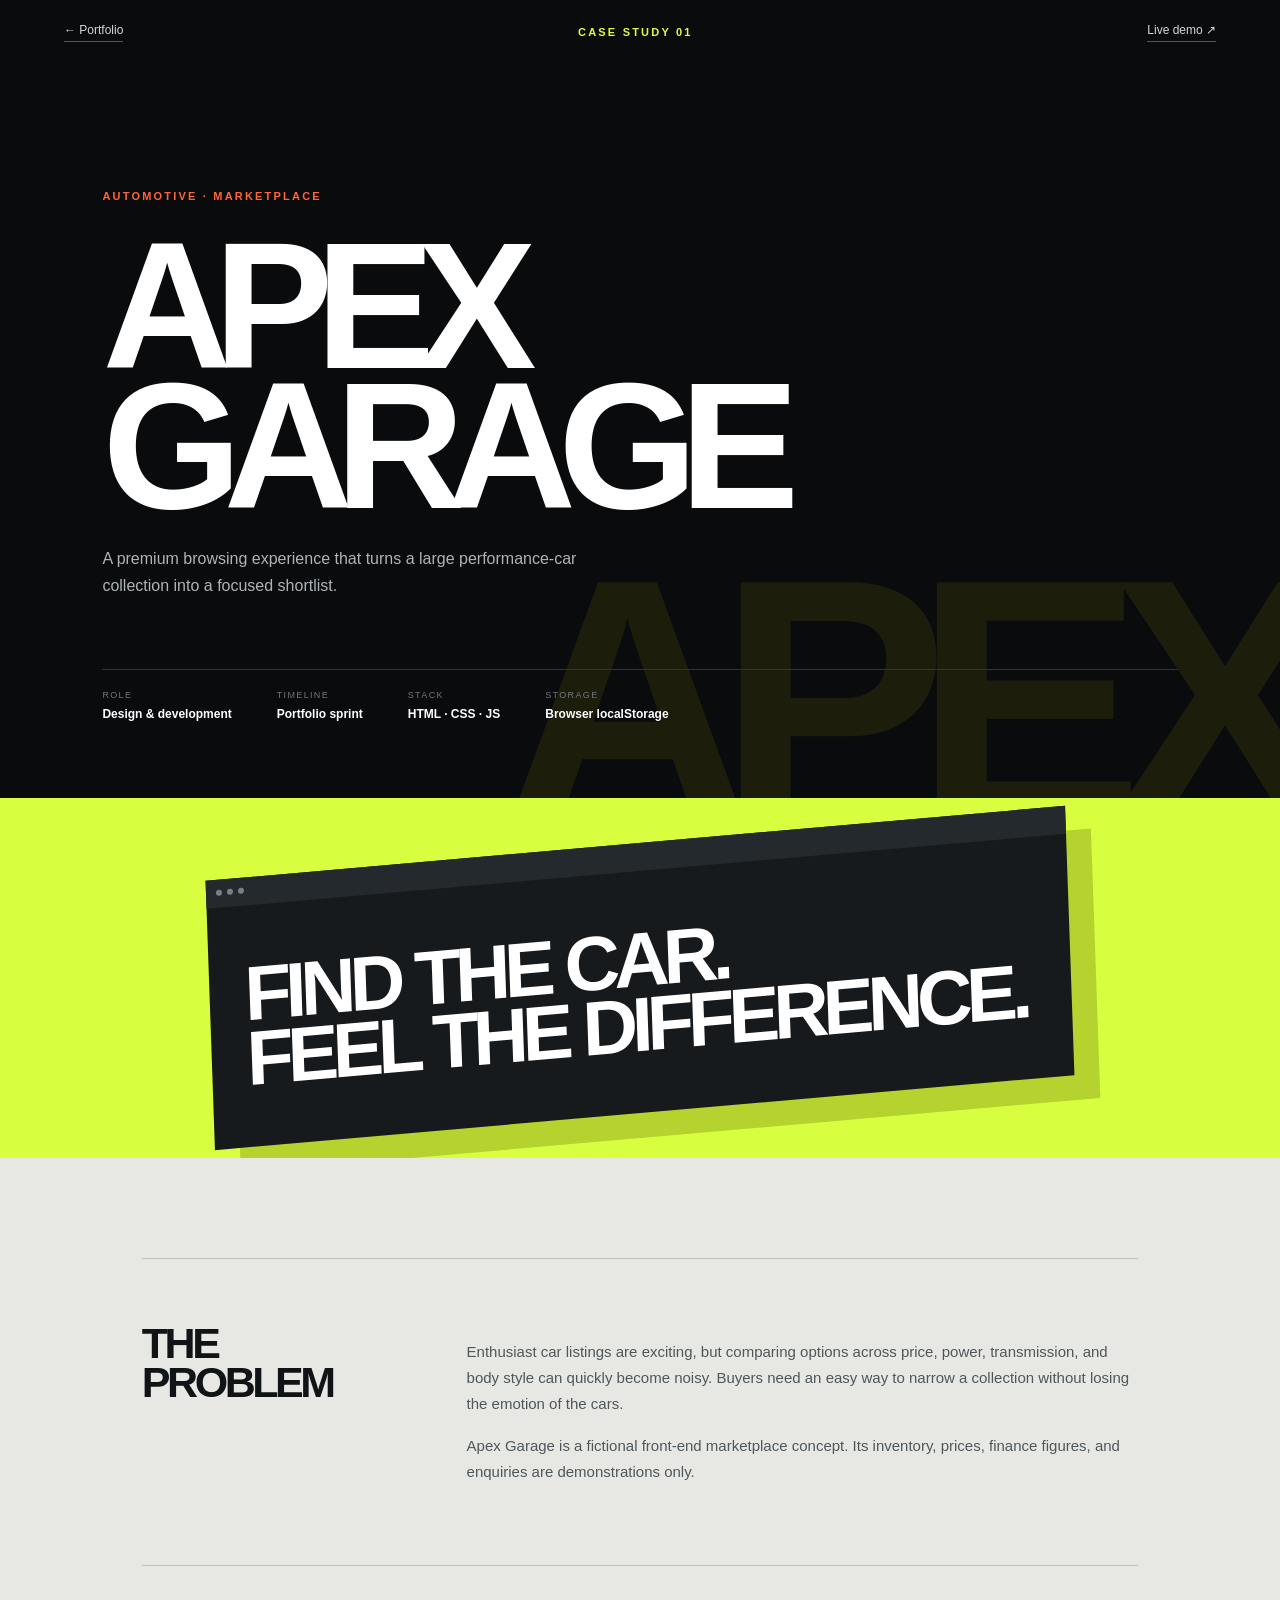
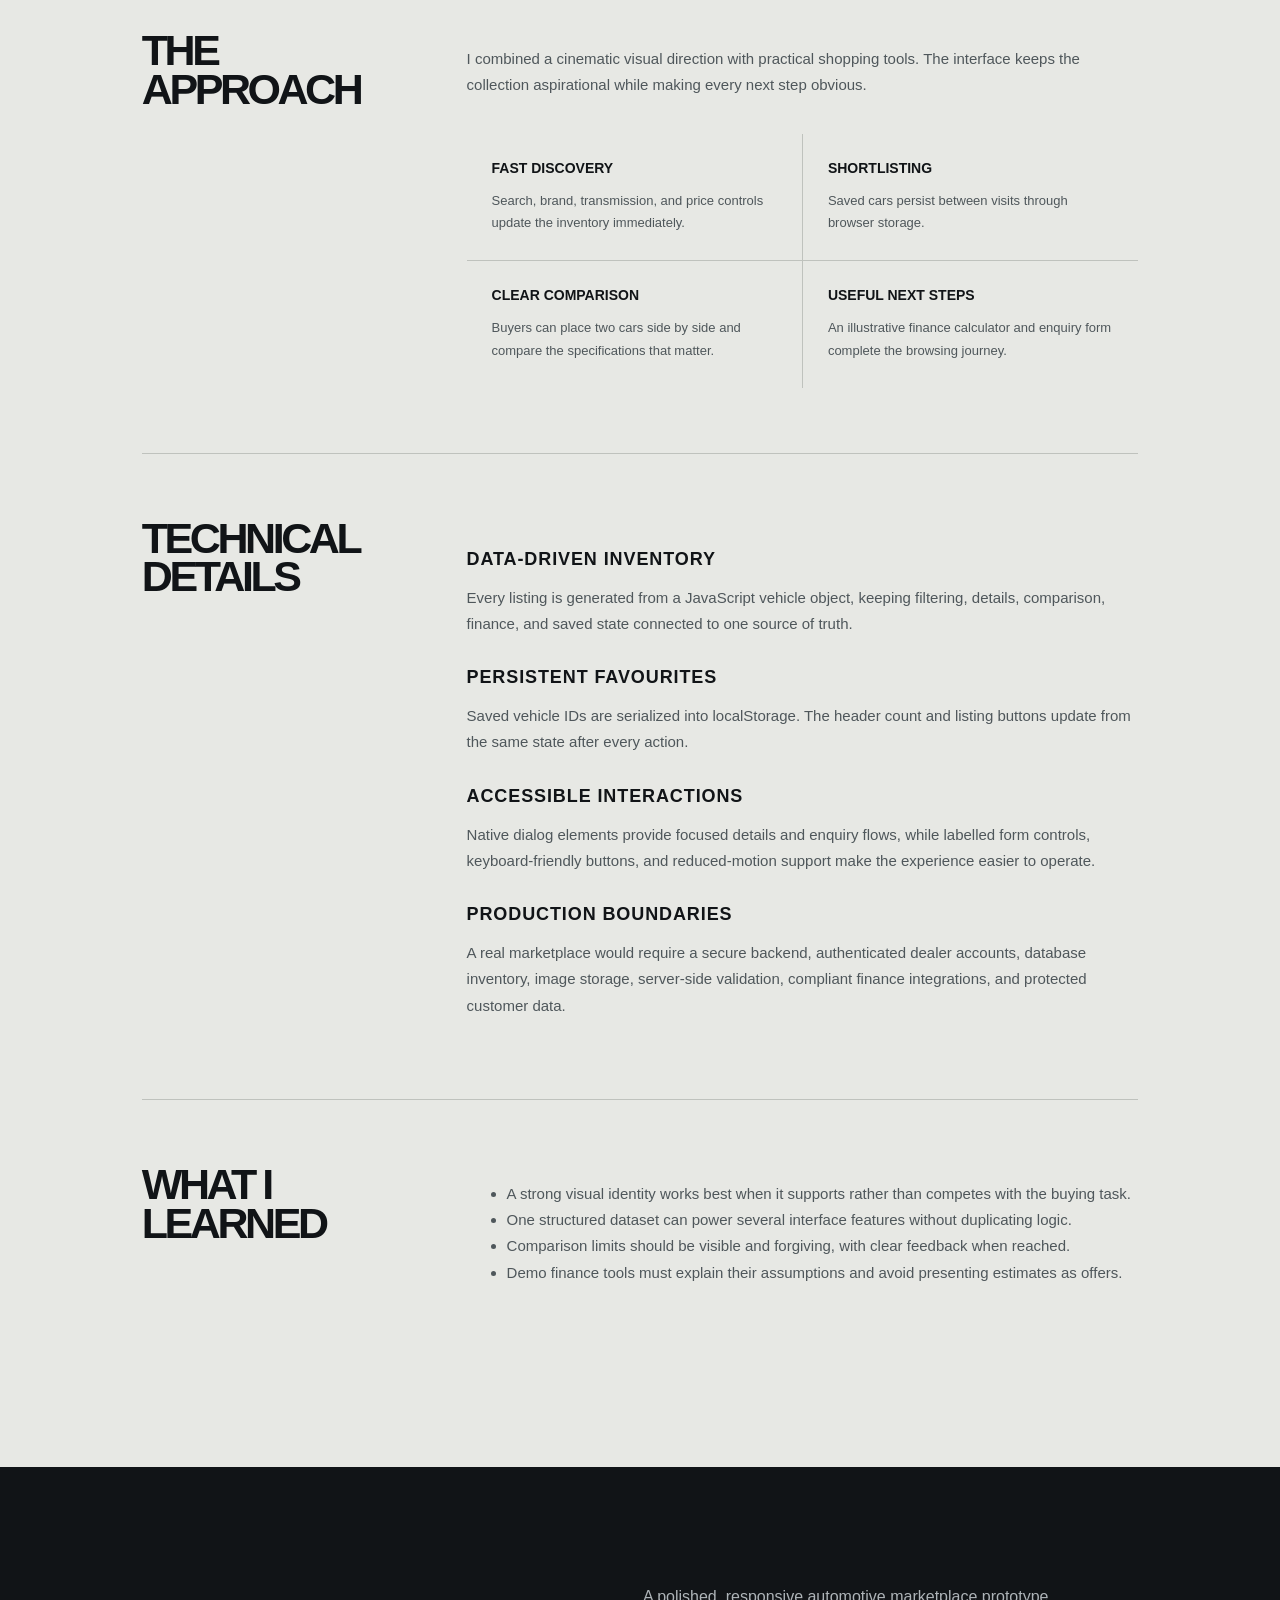
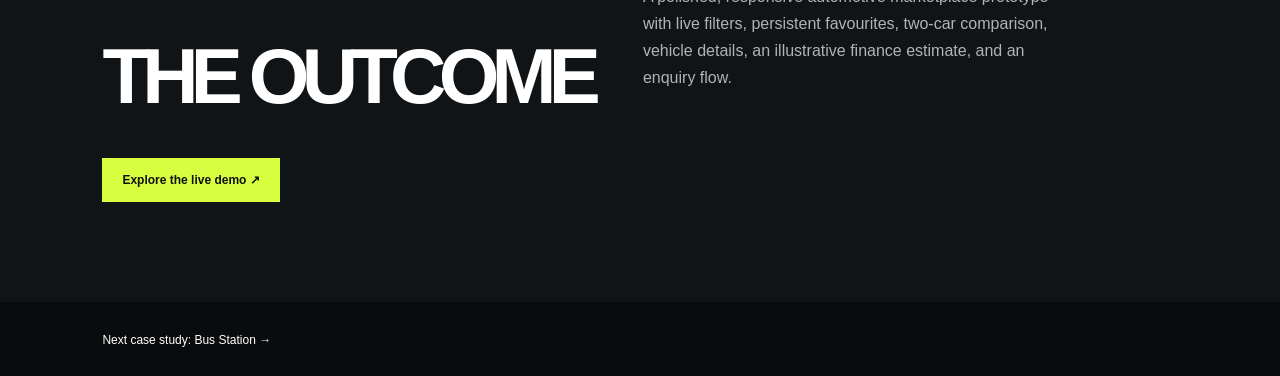
<file: case-studies/apex-garage.html>
<!doctype html>
<html lang="en">
<head>
  <meta charset="UTF-8">
  <meta name="viewport" content="width=device-width,initial-scale=1">
  <meta name="description" content="Case study for the Apex Garage performance-car marketplace concept">
  <title>Apex Garage Case Study — Pavle</title>
  <link rel="stylesheet" href="apex-case.css">
</head>
<body>
  <nav class="case-nav"><a href="../index.html">← Portfolio</a><strong>Case study 01</strong><a href="../projects/apex-garage/index.html">Live demo ↗</a></nav>
  <header class="case-hero"><p class="eyebrow">Automotive · Marketplace</p><h1>Apex<br>Garage</h1><p>A premium browsing experience that turns a large performance-car collection into a focused shortlist.</p><div class="case-meta"><span><small>Role</small><strong>Design & development</strong></span><span><small>Timeline</small><strong>Portfolio sprint</strong></span><span><small>Stack</small><strong>HTML · CSS · JS</strong></span><span><small>Storage</small><strong>Browser localStorage</strong></span></div></header>
  <div class="hero-visual bus"><div class="visual-window"><div class="visual-bar"><i></i><i></i><i></i></div><div class="visual-content"><strong>Find the car.<br>Feel the difference.</strong></div></div></div>
  <main class="case-body">
    <section><h2>The problem</h2><div><p>Enthusiast car listings are exciting, but comparing options across price, power, transmission, and body style can quickly become noisy. Buyers need an easy way to narrow a collection without losing the emotion of the cars.</p><p>Apex Garage is a fictional front-end marketplace concept. Its inventory, prices, finance figures, and enquiries are demonstrations only.</p></div></section>
    <section><h2>The approach</h2><div><p>I combined a cinematic visual direction with practical shopping tools. The interface keeps the collection aspirational while making every next step obvious.</p><div class="decision-grid"><article><strong>Fast discovery</strong><p>Search, brand, transmission, and price controls update the inventory immediately.</p></article><article><strong>Shortlisting</strong><p>Saved cars persist between visits through browser storage.</p></article><article><strong>Clear comparison</strong><p>Buyers can place two cars side by side and compare the specifications that matter.</p></article><article><strong>Useful next steps</strong><p>An illustrative finance calculator and enquiry form complete the browsing journey.</p></article></div></div></section>
    <section><h2>Technical details</h2><div><h3>Data-driven inventory</h3><p>Every listing is generated from a JavaScript vehicle object, keeping filtering, details, comparison, finance, and saved state connected to one source of truth.</p><h3>Persistent favourites</h3><p>Saved vehicle IDs are serialized into localStorage. The header count and listing buttons update from the same state after every action.</p><h3>Accessible interactions</h3><p>Native dialog elements provide focused details and enquiry flows, while labelled form controls, keyboard-friendly buttons, and reduced-motion support make the experience easier to operate.</p><h3>Production boundaries</h3><p>A real marketplace would require a secure backend, authenticated dealer accounts, database inventory, image storage, server-side validation, compliant finance integrations, and protected customer data.</p></div></section>
    <section><h2>What I learned</h2><div><ul><li>A strong visual identity works best when it supports rather than competes with the buying task.</li><li>One structured dataset can power several interface features without duplicating logic.</li><li>Comparison limits should be visible and forgiving, with clear feedback when reached.</li><li>Demo finance tools must explain their assumptions and avoid presenting estimates as offers.</li></ul></div></section>
  </main>
  <section class="outcome"><h2>The outcome</h2><p>A polished, responsive automotive marketplace prototype with live filters, persistent favourites, two-car comparison, vehicle details, an illustrative finance estimate, and an enquiry flow.</p><a href="../projects/apex-garage/index.html">Explore the live demo ↗</a></section>
  <div class="next-project"><a href="bus-station.html">Next case study: Bus Station →</a></div>
</body>
</html>
</file>
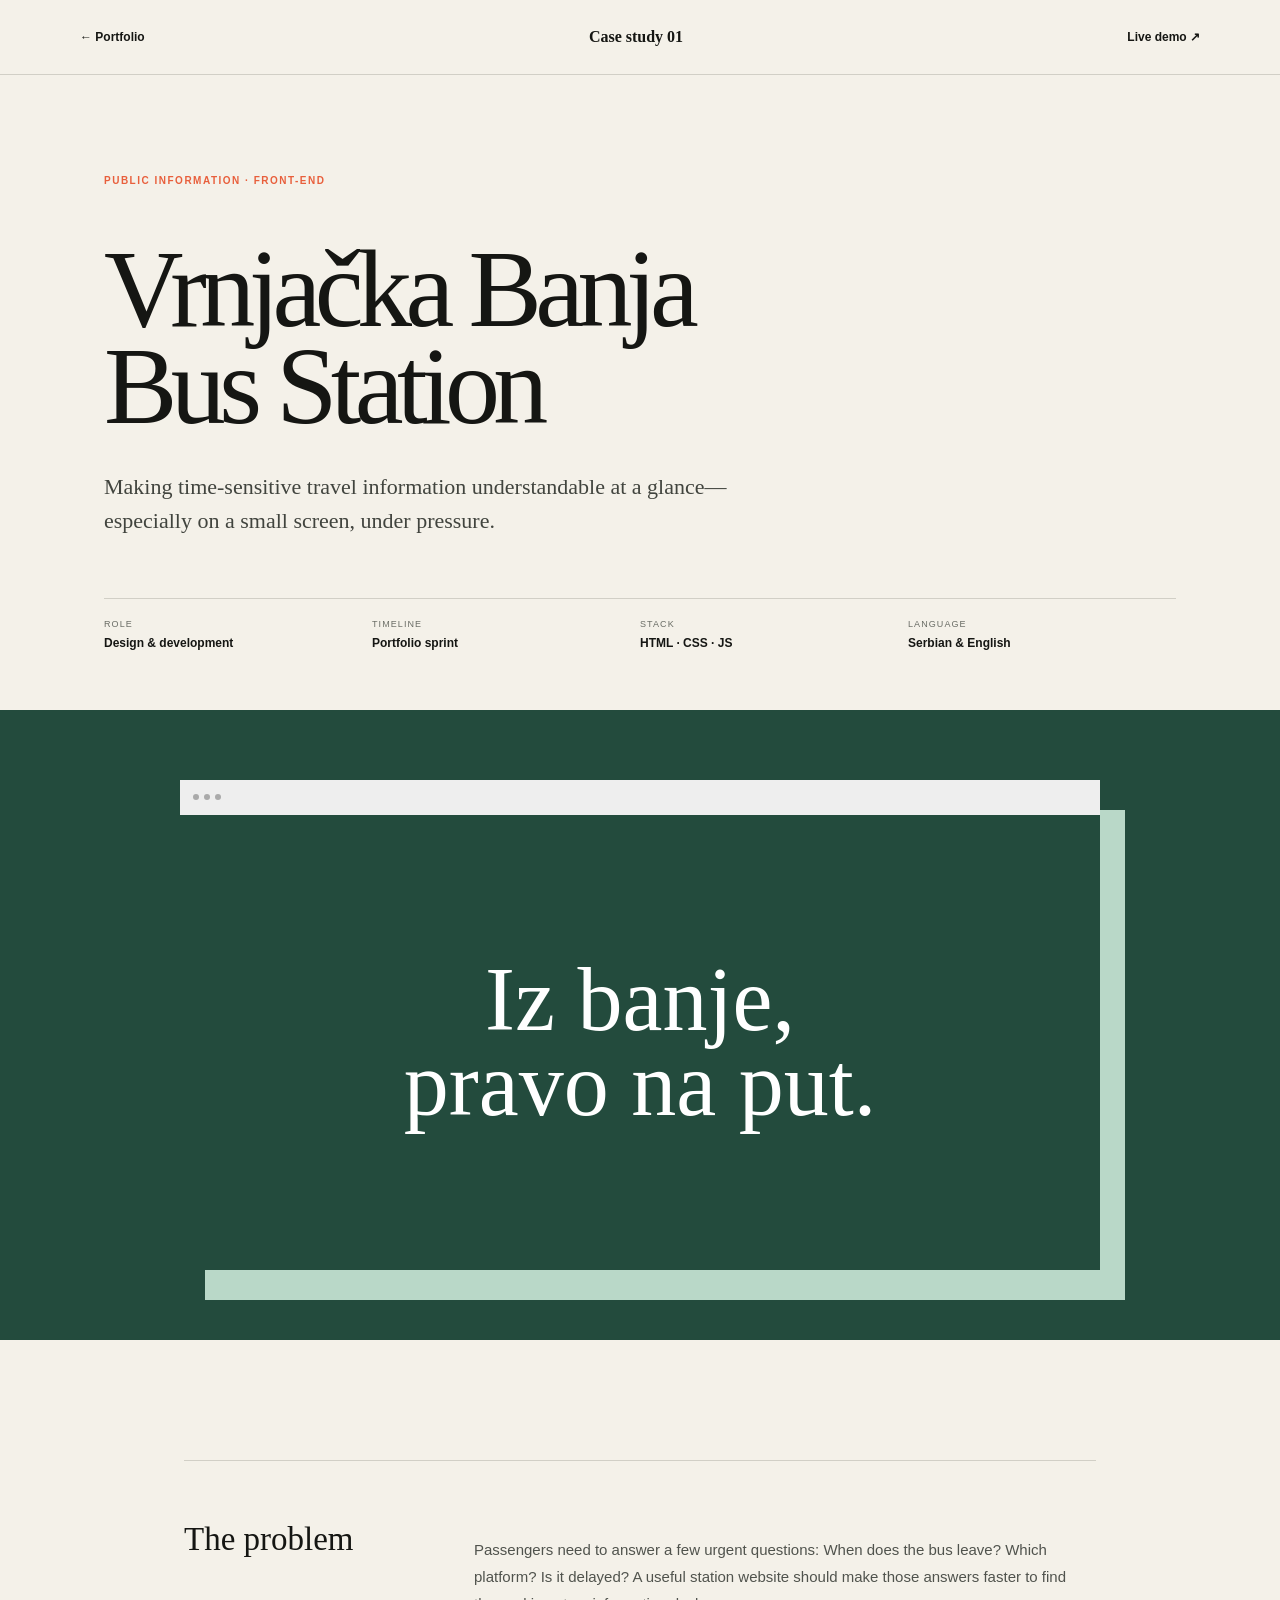
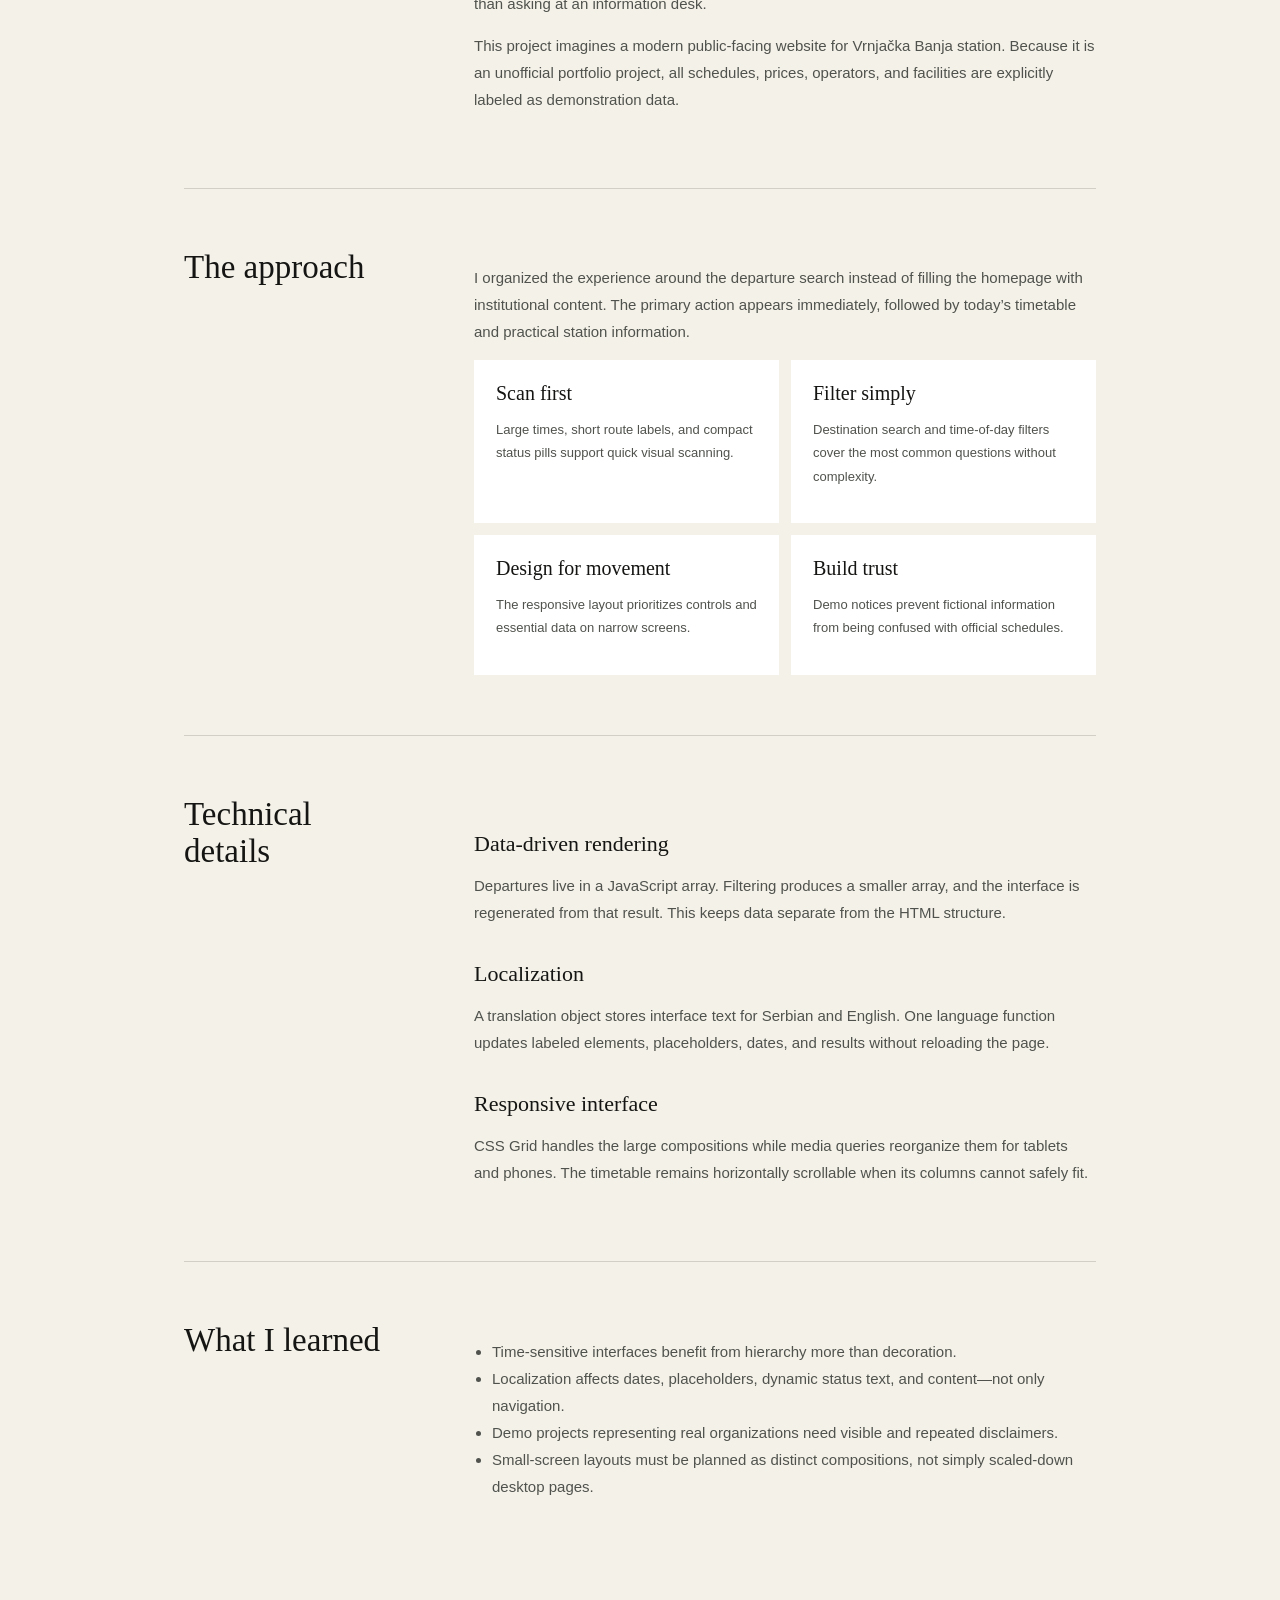
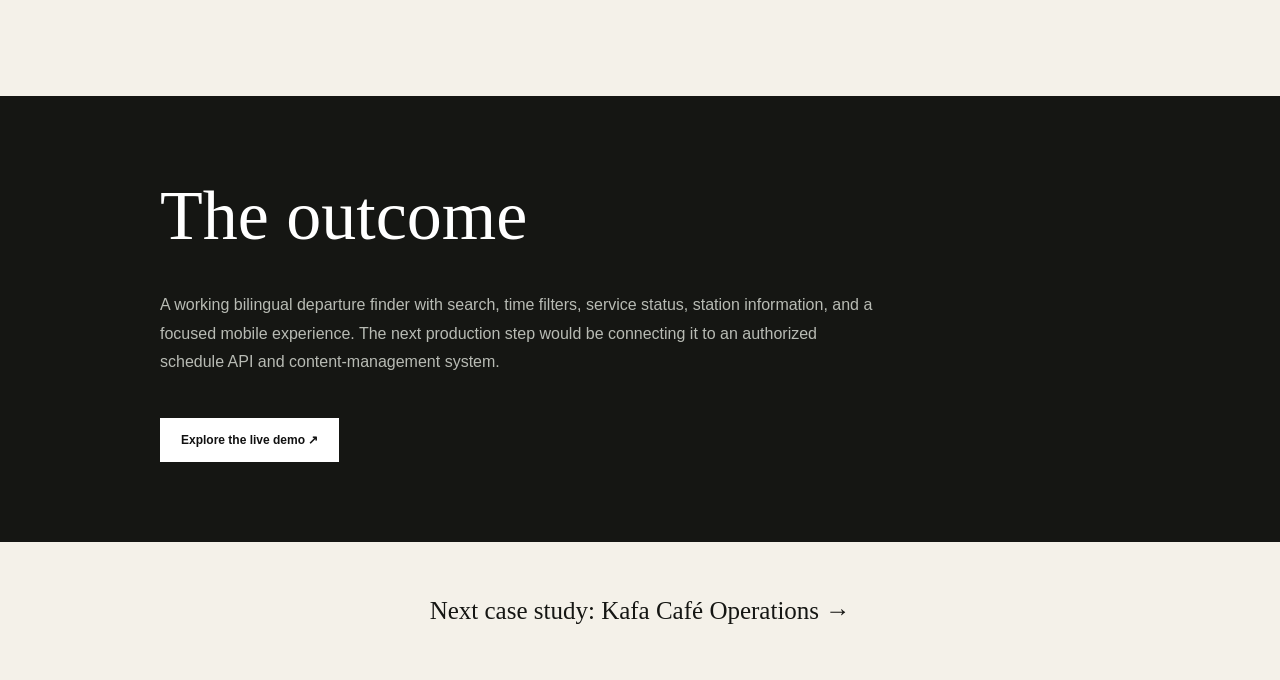
<file: case-studies/bus-station.html>
<!doctype html><html lang="en"><head><meta charset="UTF-8"><meta name="viewport" content="width=device-width,initial-scale=1"><meta name="description" content="Case study for the Vrnjačka Banja bus station portfolio project"><title>Bus Station Case Study — Alex Petrović</title><link rel="stylesheet" href="case-study.css"></head><body>
<nav class="case-nav"><a href="../index.html">← Portfolio</a><strong>Case study 01</strong><a href="../projects/bus-station/index.html">Live demo ↗</a></nav>
<header class="case-hero"><p class="eyebrow">Public information · Front-end</p><h1>Vrnjačka Banja<br>Bus Station</h1><p>Making time-sensitive travel information understandable at a glance—especially on a small screen, under pressure.</p><div class="case-meta"><span><small>Role</small><strong>Design & development</strong></span><span><small>Timeline</small><strong>Portfolio sprint</strong></span><span><small>Stack</small><strong>HTML · CSS · JS</strong></span><span><small>Language</small><strong>Serbian & English</strong></span></div></header>
<div class="hero-visual"><div class="visual-window"><div class="visual-bar"><i></i><i></i><i></i></div><div class="visual-content"><strong>Iz banje,<br>pravo na put.</strong></div></div></div>
<main class="case-body"><section><h2>The problem</h2><div><p>Passengers need to answer a few urgent questions: When does the bus leave? Which platform? Is it delayed? A useful station website should make those answers faster to find than asking at an information desk.</p><p>This project imagines a modern public-facing website for Vrnjačka Banja station. Because it is an unofficial portfolio project, all schedules, prices, operators, and facilities are explicitly labeled as demonstration data.</p></div></section><section><h2>The approach</h2><div><p>I organized the experience around the departure search instead of filling the homepage with institutional content. The primary action appears immediately, followed by today’s timetable and practical station information.</p><div class="decision-grid"><article><strong>Scan first</strong><p>Large times, short route labels, and compact status pills support quick visual scanning.</p></article><article><strong>Filter simply</strong><p>Destination search and time-of-day filters cover the most common questions without complexity.</p></article><article><strong>Design for movement</strong><p>The responsive layout prioritizes controls and essential data on narrow screens.</p></article><article><strong>Build trust</strong><p>Demo notices prevent fictional information from being confused with official schedules.</p></article></div></div></section><section><h2>Technical details</h2><div><h3>Data-driven rendering</h3><p>Departures live in a JavaScript array. Filtering produces a smaller array, and the interface is regenerated from that result. This keeps data separate from the HTML structure.</p><h3>Localization</h3><p>A translation object stores interface text for Serbian and English. One language function updates labeled elements, placeholders, dates, and results without reloading the page.</p><h3>Responsive interface</h3><p>CSS Grid handles the large compositions while media queries reorganize them for tablets and phones. The timetable remains horizontally scrollable when its columns cannot safely fit.</p></div></section><section><h2>What I learned</h2><div><ul><li>Time-sensitive interfaces benefit from hierarchy more than decoration.</li><li>Localization affects dates, placeholders, dynamic status text, and content—not only navigation.</li><li>Demo projects representing real organizations need visible and repeated disclaimers.</li><li>Small-screen layouts must be planned as distinct compositions, not simply scaled-down desktop pages.</li></ul></div></section></main>
<section class="outcome"><h2>The outcome</h2><p>A working bilingual departure finder with search, time filters, service status, station information, and a focused mobile experience. The next production step would be connecting it to an authorized schedule API and content-management system.</p><a href="../projects/bus-station/index.html">Explore the live demo ↗</a></section><div class="next-project"><a href="cafe-operations.html">Next case study: Kafa Café Operations →</a></div></body></html>
</file>
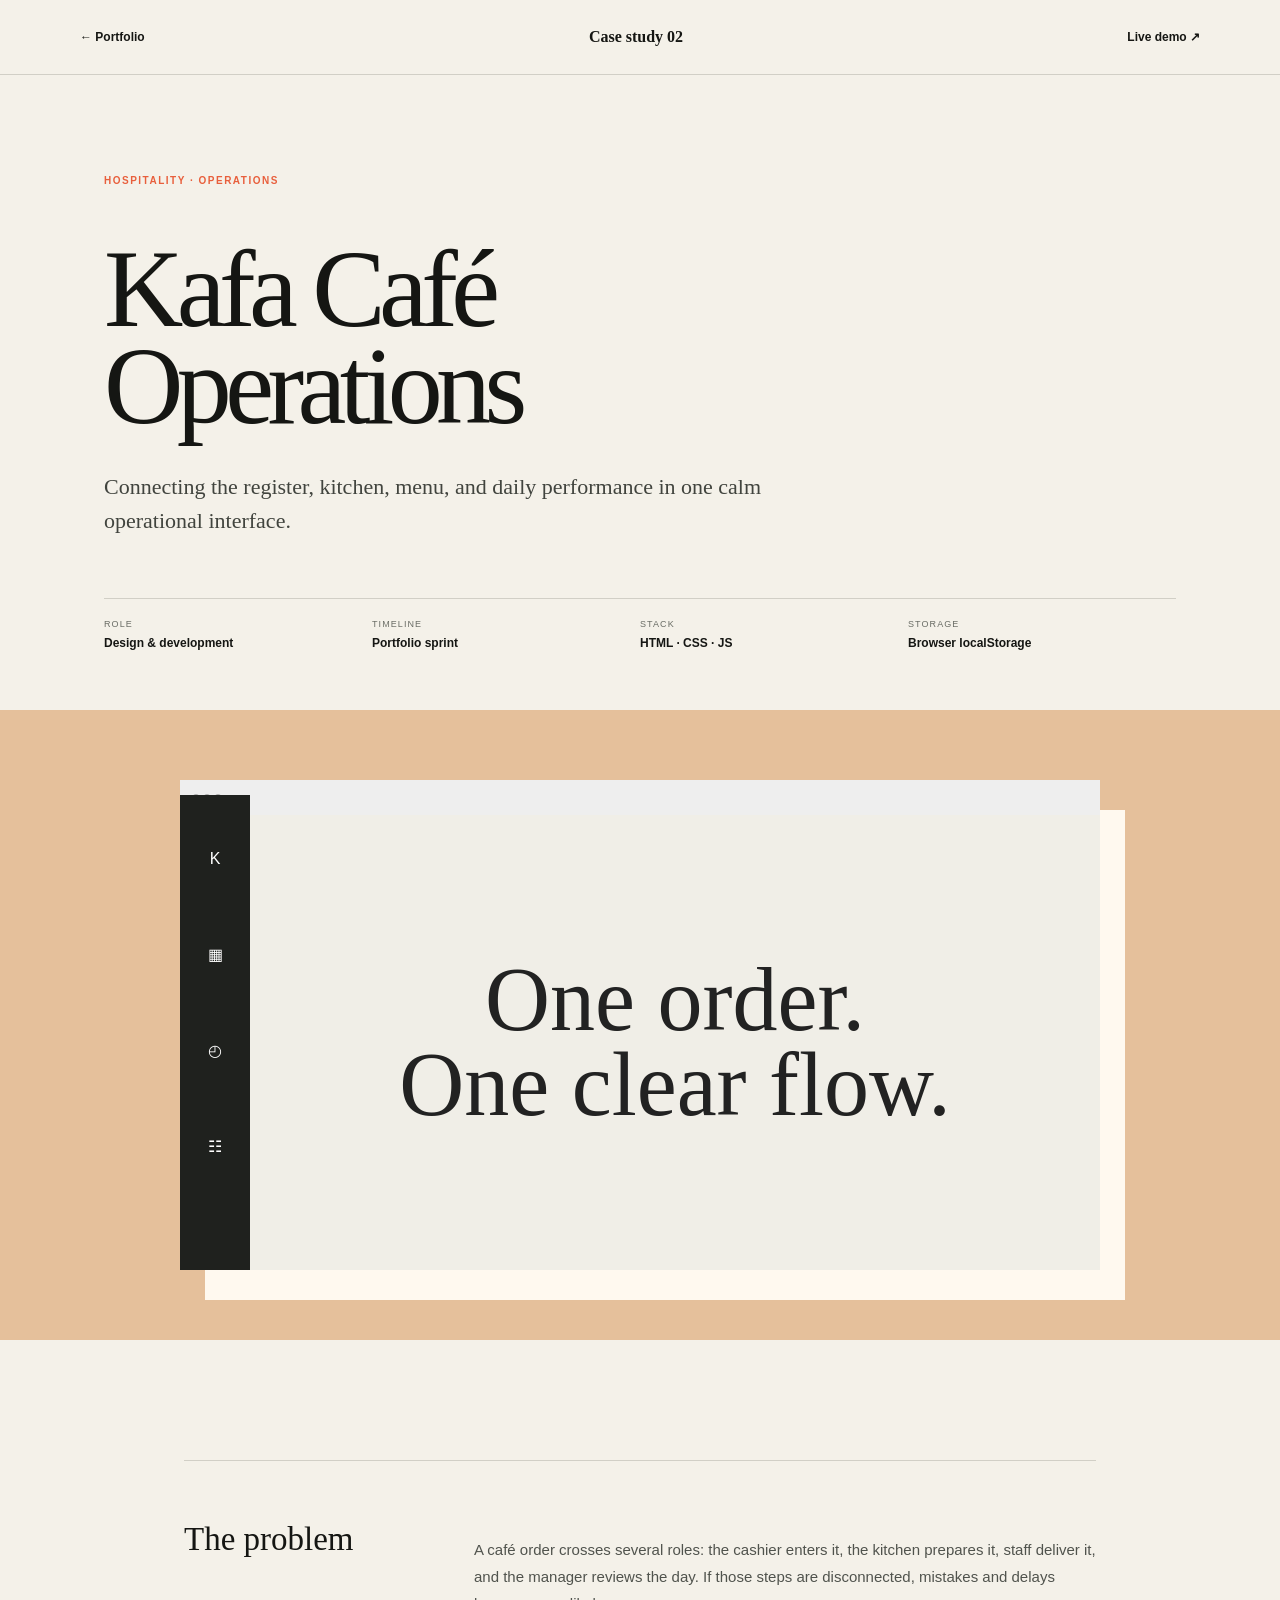
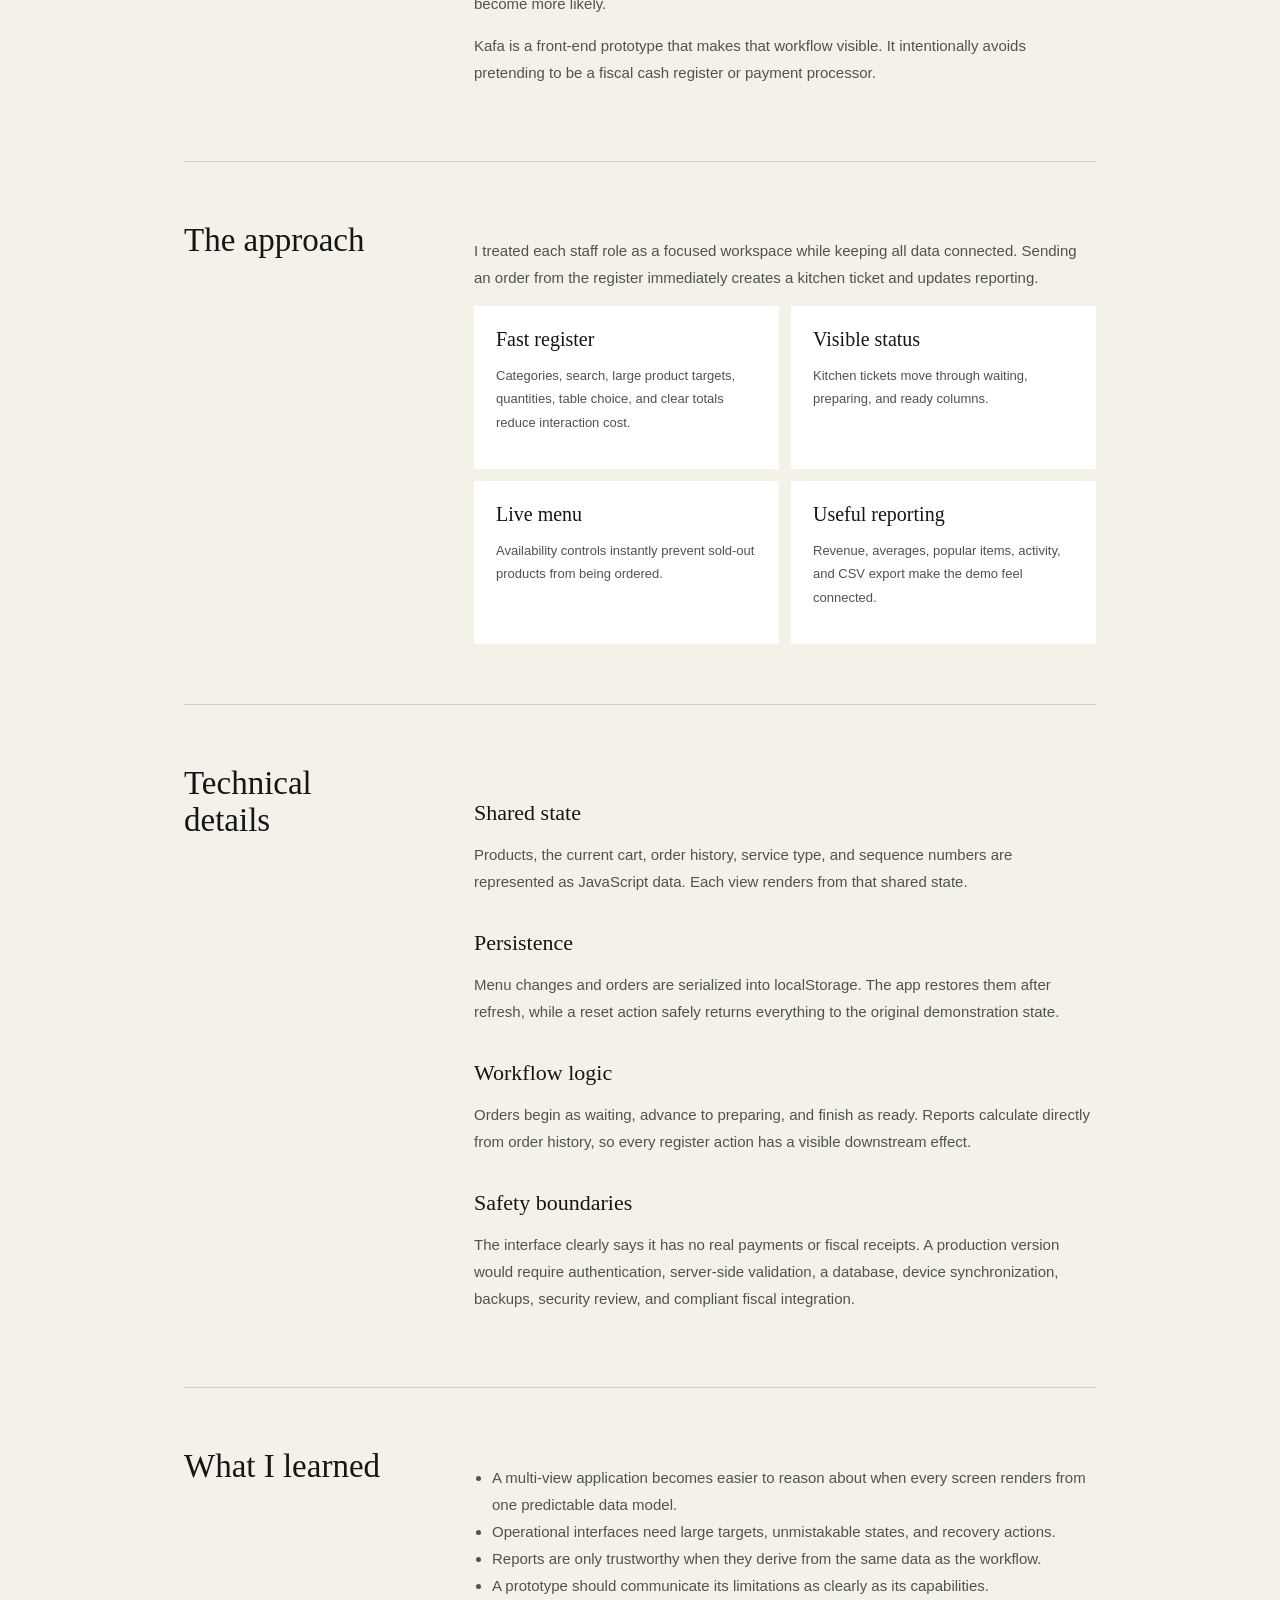
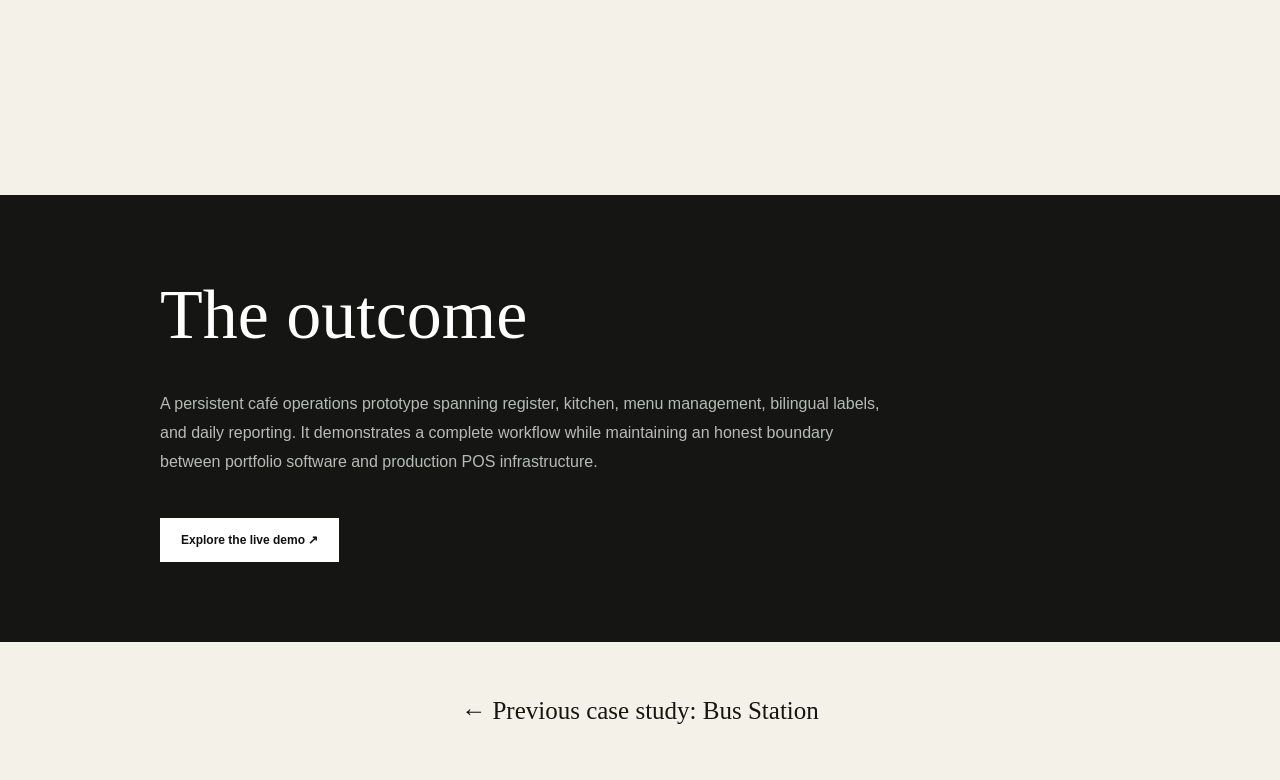
<file: case-studies/cafe-operations.html>
<!doctype html><html lang="en"><head><meta charset="UTF-8"><meta name="viewport" content="width=device-width,initial-scale=1"><meta name="description" content="Case study for the Kafa café operations portfolio project"><title>Café Operations Case Study — Alex Petrović</title><link rel="stylesheet" href="case-study.css"></head><body>
<nav class="case-nav"><a href="../index.html">← Portfolio</a><strong>Case study 02</strong><a href="../projects/cafe-operations/index.html">Live demo ↗</a></nav>
<header class="case-hero"><p class="eyebrow">Hospitality · Operations</p><h1>Kafa Café<br>Operations</h1><p>Connecting the register, kitchen, menu, and daily performance in one calm operational interface.</p><div class="case-meta"><span><small>Role</small><strong>Design & development</strong></span><span><small>Timeline</small><strong>Portfolio sprint</strong></span><span><small>Stack</small><strong>HTML · CSS · JS</strong></span><span><small>Storage</small><strong>Browser localStorage</strong></span></div></header>
<div class="hero-visual cafe"><div class="visual-window"><div class="visual-bar"><i></i><i></i><i></i></div><div class="visual-content"><strong>One order.<br>One clear flow.</strong></div></div></div>
<main class="case-body"><section><h2>The problem</h2><div><p>A café order crosses several roles: the cashier enters it, the kitchen prepares it, staff deliver it, and the manager reviews the day. If those steps are disconnected, mistakes and delays become more likely.</p><p>Kafa is a front-end prototype that makes that workflow visible. It intentionally avoids pretending to be a fiscal cash register or payment processor.</p></div></section><section><h2>The approach</h2><div><p>I treated each staff role as a focused workspace while keeping all data connected. Sending an order from the register immediately creates a kitchen ticket and updates reporting.</p><div class="decision-grid"><article><strong>Fast register</strong><p>Categories, search, large product targets, quantities, table choice, and clear totals reduce interaction cost.</p></article><article><strong>Visible status</strong><p>Kitchen tickets move through waiting, preparing, and ready columns.</p></article><article><strong>Live menu</strong><p>Availability controls instantly prevent sold-out products from being ordered.</p></article><article><strong>Useful reporting</strong><p>Revenue, averages, popular items, activity, and CSV export make the demo feel connected.</p></article></div></div></section><section><h2>Technical details</h2><div><h3>Shared state</h3><p>Products, the current cart, order history, service type, and sequence numbers are represented as JavaScript data. Each view renders from that shared state.</p><h3>Persistence</h3><p>Menu changes and orders are serialized into localStorage. The app restores them after refresh, while a reset action safely returns everything to the original demonstration state.</p><h3>Workflow logic</h3><p>Orders begin as waiting, advance to preparing, and finish as ready. Reports calculate directly from order history, so every register action has a visible downstream effect.</p><h3>Safety boundaries</h3><p>The interface clearly says it has no real payments or fiscal receipts. A production version would require authentication, server-side validation, a database, device synchronization, backups, security review, and compliant fiscal integration.</p></div></section><section><h2>What I learned</h2><div><ul><li>A multi-view application becomes easier to reason about when every screen renders from one predictable data model.</li><li>Operational interfaces need large targets, unmistakable states, and recovery actions.</li><li>Reports are only trustworthy when they derive from the same data as the workflow.</li><li>A prototype should communicate its limitations as clearly as its capabilities.</li></ul></div></section></main>
<section class="outcome"><h2>The outcome</h2><p>A persistent café operations prototype spanning register, kitchen, menu management, bilingual labels, and daily reporting. It demonstrates a complete workflow while maintaining an honest boundary between portfolio software and production POS infrastructure.</p><a href="../projects/cafe-operations/index.html">Explore the live demo ↗</a></section><div class="next-project"><a href="bus-station.html">← Previous case study: Bus Station</a></div></body></html>
</file>
<file: assets/portfolio.css>
:root{--ink:#10110f;--paper:#f1efe7;--cream:#faf8f1;--lime:#d8ff63;--coral:#f06b47;--green:#22483b;--line:#cbc9c0;--muted:#666960}*{box-sizing:border-box}html{scroll-behavior:smooth}body{margin:0;background:var(--paper);color:var(--ink);font-family:Arial,"Helvetica Neue",sans-serif}.skip-link{position:fixed;top:-60px;left:20px;background:#fff;padding:12px;z-index:50;color:#000}.skip-link:focus{top:20px}.site-header{height:82px;max-width:1280px;margin:auto;padding:0 28px;display:flex;align-items:center;justify-content:space-between;border-bottom:1px solid var(--line)}.wordmark{display:flex;align-items:center;gap:11px;color:inherit;text-decoration:none}.wordmark>span{width:37px;height:37px;border-radius:50%;background:var(--ink);color:white;display:grid;place-items:center;font:700 11px Georgia}.wordmark strong{font-size:13px}.site-header nav{display:flex;gap:30px}.site-header nav a,.header-cta{color:inherit;text-decoration:none;font-size:12px;font-weight:700}.header-cta{display:flex;gap:25px;border-bottom:1px solid;padding-bottom:5px}.hero{max-width:1280px;margin:auto;padding:100px 28px 38px;min-height:730px;display:flex;flex-direction:column}.kicker,.eyebrow{font-size:11px;text-transform:uppercase;letter-spacing:.16em;font-weight:800}.kicker{display:flex;align-items:center;gap:9px}.kicker i{width:8px;height:8px;border-radius:50%;background:#4b9d64;box-shadow:0 0 0 4px #c9e4d0}.hero h1{font:400 clamp(62px,9.5vw,135px)/.86 Georgia,serif;letter-spacing:-.07em;max-width:1150px;margin:65px 0 45px}.hero h1 em{font-weight:400;color:var(--green)}.hero-bottom{display:grid;grid-template-columns:1fr 1fr;gap:60px;margin-top:auto;align-items:end}.hero-bottom>p{max-width:580px;font-size:18px;line-height:1.65;color:#42453f;margin:0}.hero-actions{display:flex;align-items:center;justify-content:flex-end;gap:25px}.button{display:inline-flex;align-items:center;justify-content:center;min-height:49px;padding:0 22px;text-decoration:none;font-size:12px;font-weight:800;border-radius:2px}.button.dark{background:var(--ink);color:#fff}.button.light{background:#fff;color:var(--ink)}.text-link{color:inherit;text-decoration:none;border-bottom:1px solid;padding-bottom:5px;font-size:12px;font-weight:800}.hero-index{display:grid;grid-template-columns:repeat(3,1fr);border-top:1px solid var(--line);margin-top:65px;padding-top:20px}.hero-index span{font-size:12px;font-weight:700}.hero-index small{display:block;color:var(--muted);text-transform:uppercase;letter-spacing:.12em;font-size:9px;margin-bottom:7px}.work-section{background:var(--ink);color:white;padding:120px max(28px,calc((100vw - 1224px)/2))}.section-intro{display:grid;grid-template-columns:1.3fr .7fr;gap:100px;align-items:end;margin-bottom:85px}.eyebrow{color:var(--coral);margin:0 0 20px}.section-intro h2,.about-copy h2,.contact-section h2{font:400 clamp(45px,6vw,78px)/.98 Georgia;letter-spacing:-.055em;margin:0}.section-intro>p{color:#a7aaa2;font-size:15px;line-height:1.75;max-width:430px;margin:0}.project{min-height:610px;display:grid;grid-template-columns:.78fr 1.22fr;margin-bottom:40px;border:1px solid #343631}.project-cafe{grid-template-columns:1.22fr .78fr}.project-copy{padding:55px;display:flex;flex-direction:column;align-items:flex-start}.project-number{font-size:10px;color:#92958d;letter-spacing:.14em}.project h3{font:400 clamp(40px,4.3vw,61px)/.95 Georgia;margin:55px 0 25px;letter-spacing:-.045em}.project-copy>p:not(.project-number){color:#aeb0aa;line-height:1.7;max-width:410px}.project ul{padding:0;list-style:none;width:100%;margin:25px 0}.project li{padding:11px 0;border-top:1px solid #333530;color:#d1d2cd;font-size:12px}.project-links{display:flex;align-items:center;gap:22px;margin-top:auto}.project-links>a:not(.button){color:#fff;text-decoration:none;font-size:11px;border-bottom:1px solid;padding-bottom:5px}.project-preview{position:relative;overflow:hidden;text-decoration:none;color:inherit;display:flex;align-items:center;justify-content:center;padding:55px}.bus-preview{background:var(--lime)}.cafe-preview{background:#e9c7a4}.browser{position:absolute;top:20px;left:25px;right:25px;height:28px;background:#ffffffbb;border-radius:7px 7px 0 0;display:flex;align-items:center;padding:0 10px;gap:5px;color:#60635e}.browser span{width:5px;height:5px;border-radius:50%;background:#969990}.browser small{margin:auto;font-size:7px}.bus-ui{background:#234b3d;color:#fff;width:100%;height:390px;padding:30px 38px;position:relative;box-shadow:20px 22px 0 #f3f0e5}.bus-ui-head{display:flex;align-items:center;gap:18px}.bus-ui-head b{width:29px;height:29px;background:var(--coral);border-radius:50%;display:grid;place-items:center;font-size:8px}.bus-ui-head i{height:4px;background:#ffffff4d;width:40px}.bus-ui>p{font-size:7px;letter-spacing:.15em;color:#f59678;margin:60px 0 13px}.bus-ui>strong{font:400 44px/1 Georgia}.bus-ui>strong em{color:#b8d9c7}.mini-ticket{position:absolute;right:25px;bottom:25px;width:200px;background:#fff;color:#111;padding:18px;display:flex;flex-direction:column}.mini-ticket small{font-size:6px;letter-spacing:.12em}.mini-ticket b{font:400 35px Georgia;margin:12px 0}.mini-ticket span{font-size:8px}.cafe-ui{width:100%;height:390px;background:#f2f0e9;display:grid;grid-template-columns:55px 1fr 160px;box-shadow:20px 22px 0 #fffefa;color:#24251f}.cafe-ui aside{background:#1f211e;color:#fff;display:flex;align-items:center;flex-direction:column;gap:30px;padding:20px}.cafe-ui aside b{background:var(--coral);width:28px;height:28px;border-radius:50%;display:grid;place-items:center}.cafe-ui aside i{width:13px;height:3px;background:#666960}.cafe-products{padding:38px 22px}.cafe-products>p{font-size:6px;color:var(--coral);letter-spacing:.15em}.cafe-products>strong{font:400 25px Georgia}.cafe-products>div{display:grid;grid-template-columns:1fr 1fr;gap:9px;margin-top:35px}.cafe-products span{height:90px;background:#e6dfd3;display:flex;align-items:center;justify-content:center;flex-direction:column;font-size:28px}.cafe-products small{font-size:7px;margin-top:8px}.cafe-cart{background:#fffefa;padding:30px 18px}.cafe-cart small{font-size:6px;color:var(--coral);letter-spacing:.1em}.cafe-cart>b{font:400 20px Georgia;display:block;margin:5px 0 30px}.cafe-cart p{font-size:8px;border-bottom:1px solid #ddd;padding-bottom:10px}.cafe-cart>strong{display:block;margin-top:70px;text-align:right;font:400 18px Georgia}.process-section{padding:120px max(28px,calc((100vw - 1224px)/2))}.process-section .section-intro>p{color:var(--muted)}.process-grid{display:grid;grid-template-columns:repeat(4,1fr);border-top:1px solid var(--line);border-left:1px solid var(--line)}.process-grid article{min-height:260px;padding:25px;border-right:1px solid var(--line);border-bottom:1px solid var(--line);display:flex;flex-direction:column}.process-grid span{font-size:10px;color:var(--coral);font-weight:800}.process-grid h3{font:400 25px Georgia;margin-top:auto}.process-grid p{color:var(--muted);font-size:13px;line-height:1.65}.about-section{background:#d7e1d3;padding:120px max(28px,calc((100vw - 1224px)/2));display:grid;grid-template-columns:.8fr 1.2fr;gap:100px}.portrait-shape{height:570px;background:var(--green);position:relative;overflow:hidden;display:grid;place-items:center}.portrait-shape:before,.portrait-shape:after{content:"";position:absolute;border:1px solid #ffffff25;border-radius:50%;width:420px;height:420px}.portrait-shape:after{width:260px;height:260px}.portrait-shape span{font:400 120px Georgia;color:#b8d9c7;position:relative;z-index:1}.portrait>p{font-size:10px;color:var(--muted)}.about-copy{display:flex;flex-direction:column;justify-content:center}.about-copy .lead{font:400 23px/1.45 Georgia;max-width:650px}.about-copy>p:not(.eyebrow):not(.lead){color:#4e564f;line-height:1.8;max-width:650px}.skills{display:flex;flex-wrap:wrap;gap:8px;margin:25px 0 35px}.skills span{border:1px solid #9caa9e;border-radius:20px;padding:8px 12px;font-size:10px;font-weight:700}.about-copy .text-link{align-self:flex-start}.contact-section{background:var(--coral);padding:120px max(28px,calc((100vw - 1224px)/2));text-align:center}.contact-section .eyebrow{color:#561b0e}.contact-section h2{font-size:clamp(52px,8vw,105px)}.contact-section>p:not(.eyebrow){max-width:600px;margin:30px auto;line-height:1.7}.contact-links{display:flex;justify-content:center;gap:30px;margin-top:50px}.contact-links a{color:inherit;text-decoration:none;border-bottom:1px solid;padding-bottom:6px;font-weight:800;font-size:12px}.contact-section>small{display:block;margin-top:50px;color:#6c2a1a}footer{background:var(--ink);color:#aaa;padding:30px max(28px,calc((100vw - 1224px)/2));display:flex;justify-content:space-between;font-size:10px}footer a{color:#fff;text-decoration:none}.reveal{opacity:0;transform:translateY(18px);transition:.7s ease}.reveal.visible{opacity:1;transform:none}@media(prefers-reduced-motion:reduce){html{scroll-behavior:auto}.reveal{opacity:1;transform:none;transition:none}}@media(max-width:850px){.hero h1{font-size:75px}.project,.project-cafe{grid-template-columns:1fr}.project-cafe .project-preview{order:2}.project-preview{min-height:520px}.process-grid{grid-template-columns:1fr 1fr}.about-section{grid-template-columns:1fr}.portrait-shape{height:420px}.section-intro{grid-template-columns:1fr;gap:30px}.report{} }@media(max-width:600px){.site-header nav{display:none}.site-header{height:70px;padding:0 18px}.hero{padding:70px 18px 25px;min-height:720px}.hero h1{font-size:54px;line-height:.92;margin-top:75px}.hero-bottom{grid-template-columns:1fr}.hero-actions{justify-content:flex-start;flex-wrap:wrap}.hero-index{grid-template-columns:1fr;gap:15px}.work-section,.process-section,.about-section,.contact-section{padding:80px 18px}.project-copy{padding:32px 24px;min-height:530px}.project-preview{min-height:380px;padding:35px 22px}.bus-ui{height:300px;padding:25px}.bus-ui>strong{font-size:32px}.mini-ticket{width:160px}.cafe-ui{height:300px;grid-template-columns:40px 1fr 100px}.cafe-ui aside{padding:12px}.cafe-products{padding:30px 12px}.cafe-products span{height:67px}.cafe-cart{padding:25px 10px}.process-grid{grid-template-columns:1fr}.process-grid article{min-height:210px}.about-section{gap:40px}.contact-links{flex-direction:column;align-items:center}.contact-section h2{font-size:50px}footer{gap:18px;flex-direction:column}.browser{left:10px;right:10px}.project h3{font-size:45px}}
</file>
<file: assets/reliability.css>
/* Content is intentionally visible without JavaScript. This avoids blank sections in browsers where an intersection observer is delayed or unavailable. */
.reveal,.reveal.visible{opacity:1;transform:none;transition:none}
@media(max-width:600px){body{overflow-x:hidden}.hero{width:100%}.hero h1{display:block;width:340px;max-width:calc(100vw - 36px);min-width:0;font-size:42px;white-space:normal;word-break:normal;overflow-wrap:anywhere}.hero-bottom>p{font-size:16px;width:340px;max-width:calc(100vw - 36px);min-width:0;overflow-wrap:anywhere}.hero,.hero-bottom,.hero-actions{min-width:0;max-width:100%;width:100%}}
</file>
<file: assets/brand-overrides.css>
.portrait-shape img{width:72%;max-width:330px;display:block;position:relative;z-index:1}.portrait-shape span{display:none}
</file>
<file: assets/apex-preview.css>
.project-garage{grid-template-columns:.78fr 1.22fr}.garage-preview{background:#d7ff43}.garage-ui{width:100%;height:390px;background:#11130f;color:#f5f4ec;padding:30px 36px;position:relative;overflow:hidden;box-shadow:20px 22px 0 #fffefa}.garage-top{display:flex;justify-content:space-between;align-items:center}.garage-top b{font:800 18px Arial;letter-spacing:-.08em}.garage-top span{font-size:6px;letter-spacing:.18em;color:#afb1a9}.garage-ui>p{font-size:6px;letter-spacing:.16em;color:#d7ff43;margin:40px 0 12px}.garage-ui>strong{font:400 38px/1 Georgia}.garage-car{position:absolute;width:330px;height:120px;right:-22px;top:105px;transform:skewX(-6deg)}.garage-car div{position:absolute;inset:32px 18px 25px;background:linear-gradient(150deg,#d9ddd8,#777d79 58%,#252824);border-radius:65% 28% 16% 20%/65% 50% 25% 25%;filter:drop-shadow(0 22px 18px #0008)}.garage-car:before{content:"";position:absolute;width:135px;height:48px;left:93px;top:12px;background:#606663;clip-path:polygon(24% 0,80% 0,100% 100%,0 100%);border-radius:60% 70% 0 0}.garage-car i{position:absolute;z-index:2;width:52px;height:52px;background:#151713;border:7px solid #949995;border-radius:50%;bottom:4px}.garage-car i:first-child{left:54px}.garage-car i:nth-child(2){right:48px}.garage-specs{position:absolute;left:36px;right:36px;bottom:25px;display:grid;grid-template-columns:repeat(3,1fr);border-top:1px solid #ffffff25;padding-top:15px}.garage-specs span{font:700 11px Arial}.garage-specs small{display:block;color:#777c75;font-size:5px;letter-spacing:.14em;margin-bottom:5px}@media(max-width:850px){.project-garage{grid-template-columns:1fr}}@media(max-width:600px){.garage-ui{height:300px;padding:25px}.garage-car{width:250px;right:-55px;top:100px}.garage-ui>strong{font-size:29px}.garage-specs{left:25px;right:25px}}
</file>
<file: projects/apex-garage/styles.css>
:root{--black:#0b0d0f;--panel:#14171a;--paper:#f3f1eb;--white:#fff;--muted:#8e959d;--line:#2a2f34;--acid:#d7ff3f;--orange:#ff6638}*{box-sizing:border-box}html{scroll-behavior:smooth}body{margin:0;background:var(--paper);color:var(--black);font-family:Manrope,sans-serif}button,input,select,textarea{font:inherit}.demo-bar{height:32px;background:var(--acid);display:flex;justify-content:center;align-items:center;gap:25px;font-size:11px;font-weight:800}.demo-bar a{color:inherit}.header{height:86px;display:flex;align-items:center;justify-content:space-between;padding:0 max(24px,calc((100vw - 1280px)/2));background:var(--black);color:white;position:relative;z-index:5}.brand{display:flex;align-items:center;gap:10px;color:inherit;text-decoration:none}.brand>span{width:40px;height:40px;border:2px solid var(--acid);display:grid;place-items:center;color:var(--acid);font:700 25px Oswald;transform:skew(-8deg)}.brand strong{font:700 18px/1 Oswald;letter-spacing:.12em}.brand small{display:block;color:var(--muted);font-size:8px;letter-spacing:.28em;margin-top:5px}.header nav{display:flex;gap:34px}.header nav a{color:#bfc3c6;text-decoration:none;font-size:13px;font-weight:700}.saved-button{border:1px solid var(--line);background:transparent;color:white;padding:10px 13px;cursor:pointer}.saved-button b{background:var(--acid);color:var(--black);padding:3px 7px;margin-left:7px;border-radius:12px}.hero{min-height:690px;background:var(--black);color:white;position:relative;overflow:hidden;padding:105px max(24px,calc((100vw - 1280px)/2));display:flex;align-items:center}.hero:after{content:"APEX";position:absolute;right:-25px;bottom:-85px;font:700 260px Oswald;color:#ffffff05;letter-spacing:-.05em}.hero-copy{width:min(680px,60%);position:relative;z-index:2}.eyebrow{text-transform:uppercase;letter-spacing:.18em;color:var(--orange);font-size:11px;font-weight:800;margin:0 0 17px}.hero h1,.section h2{font:700 clamp(55px,8vw,110px)/.9 Oswald;text-transform:uppercase;letter-spacing:-.04em;margin:0}.hero h1 em{font-style:normal;color:var(--acid)}.hero-copy>p:not(.eyebrow){max-width:570px;color:#a9afb5;line-height:1.8;font-size:16px;margin:30px 0}.hero-actions{display:flex;gap:10px;flex-wrap:wrap}.button{min-height:50px;padding:0 21px;border:0;text-decoration:none;display:inline-flex;align-items:center;justify-content:center;font-weight:800;cursor:pointer}.button.primary{background:var(--acid);color:var(--black)}.button.ghost{border:1px solid var(--line);color:white;background:transparent}.hero-art{position:absolute;right:-7%;top:12%;width:58%;height:64%;background:radial-gradient(circle at 50% 60%,#384047 0,transparent 48%);transform:skew(-5deg)}.car-silhouette{position:absolute;left:8%;right:0;bottom:18%;height:170px;background:linear-gradient(165deg,transparent 31%,#42484d 32%,#171a1d 68%,transparent 69%);filter:drop-shadow(0 45px 30px #000)}.car-silhouette:before{content:"";position:absolute;left:18%;right:18%;top:-62px;height:90px;background:linear-gradient(165deg,transparent 22%,#282d31 23%,#101214 78%,transparent 79%)}.car-silhouette i,.car-silhouette b{position:absolute;bottom:-34px;width:105px;height:105px;border:18px solid #050607;background:#31363a;border-radius:50%;box-shadow:inset 0 0 0 13px #111}.car-silhouette i{left:13%}.car-silhouette b{right:11%}.car-silhouette span{position:absolute;right:2%;bottom:42px;width:90px;height:13px;background:var(--acid);box-shadow:0 0 30px #d7ff3f88}.hero-stats{position:absolute;left:max(24px,calc((100vw - 1280px)/2));right:max(24px,calc((100vw - 1280px)/2));bottom:35px;border-top:1px solid var(--line);display:flex;gap:55px;padding-top:20px;color:var(--muted);font-size:11px;text-transform:uppercase;letter-spacing:.12em}.hero-stats b{color:white;font:600 22px Oswald;margin-right:7px}.section{padding:100px max(24px,calc((100vw - 1280px)/2))}.section-head{display:flex;justify-content:space-between;align-items:end;margin-bottom:34px}.section h2{font-size:clamp(40px,5vw,66px)}.section-head>p{color:#6e7478}.filters{display:grid;grid-template-columns:1.5fr repeat(3,1fr) auto;gap:10px;padding:14px;background:white;border:1px solid #d8d5cc;margin-bottom:25px}.filters label{font-size:9px;text-transform:uppercase;letter-spacing:.12em;color:#777;display:flex;flex-direction:column;gap:5px}.filters input,.filters select{border:0;background:#efede6;padding:11px;color:var(--black)}.filters button{align-self:end;height:39px;border:0;background:var(--black);color:white;padding:0 15px;cursor:pointer}.car-grid{display:grid;grid-template-columns:repeat(3,1fr);gap:18px}.car-card{background:white;border:1px solid #d9d6cf;overflow:hidden;transition:.22s}.car-card:hover{transform:translateY(-5px);box-shadow:0 20px 50px #1112}.car-visual{height:245px;position:relative;overflow:hidden;background:linear-gradient(145deg,var(--tone),#111)}.car-visual:before{content:"";position:absolute;width:70%;height:55%;left:15%;top:24%;background:linear-gradient(165deg,transparent 30%,#e8ecee 31%,#343a3f 66%,transparent 67%);filter:drop-shadow(0 25px 15px #0008)}.car-visual:after{content:"";position:absolute;inset:0;background:linear-gradient(125deg,transparent 52%,rgba(255,255,255,.12) 53%,transparent 54%)}.save{position:absolute;right:15px;top:15px;width:38px;height:38px;border:1px solid #ffffff55;background:#090b0cc7;color:white;border-radius:50%;z-index:2;cursor:pointer}.save.active{background:var(--acid);color:var(--black);border-color:var(--acid)}.car-info{padding:19px}.car-title{display:flex;justify-content:space-between;gap:10px}.car-title h3{font:600 25px Oswald;text-transform:uppercase;margin:0}.car-title strong{font:600 20px Oswald}.car-info>p{color:#747a7e;font-size:12px;margin:5px 0 17px}.specs{display:grid;grid-template-columns:repeat(3,1fr);border-top:1px solid #e4e1da;border-bottom:1px solid #e4e1da}.specs span{padding:11px 5px;font-size:10px;color:#777}.specs b{display:block;color:var(--black);font-size:12px;margin-top:3px}.card-actions{display:grid;grid-template-columns:1fr 1fr;gap:7px;margin-top:15px}.card-actions button{height:40px;border:1px solid #d8d5ce;background:white;font-weight:800;cursor:pointer}.card-actions .details{background:var(--black);color:white;border-color:var(--black)}.empty{text-align:center;background:white;padding:65px}.empty button{display:block;margin:15px auto 0}.dark{background:var(--black);color:white}.dark .section-head>p{color:var(--muted)}.compare-grid{display:grid;grid-template-columns:1fr 1fr;gap:16px}.compare-slot{min-height:320px;border:1px dashed #3a4045;display:grid;place-items:center;color:var(--muted);text-align:center;padding:25px}.compare-slot.filled{display:block;background:var(--panel);border-style:solid}.compare-slot h3{font:600 32px Oswald;text-transform:uppercase;margin:12px 0}.compare-row{display:flex;justify-content:space-between;border-top:1px solid var(--line);padding:12px 0;font-size:13px}.remove-compare{border:0;background:var(--acid);padding:8px 12px;font-weight:800;cursor:pointer}.finance{display:grid;grid-template-columns:1fr 1fr;gap:90px;align-items:center}.finance-copy>p:last-child{color:#707579;line-height:1.8;max-width:530px}.calculator{background:white;padding:30px;border:1px solid #d9d6cf;box-shadow:15px 15px 0 #d9d6cf}.calculator label{display:grid;grid-template-columns:1fr auto;gap:8px;margin-bottom:22px;font-size:12px;font-weight:800}.calculator input,.calculator select{grid-column:1/-1}.calculator input{accent-color:var(--black)}.calculator select{padding:11px}.estimate{background:var(--black);color:white;padding:25px}.estimate small,.estimate span{display:block;color:var(--muted)}.estimate strong{font:600 52px Oswald;color:var(--acid);display:block;margin:5px 0}dialog{border:0;padding:0;width:min(760px,calc(100% - 28px));background:white;box-shadow:0 40px 100px #0008}dialog::backdrop{background:#050607cc;backdrop-filter:blur(5px)}.dialog-close{position:absolute;right:15px;top:15px;width:39px;height:39px;border:0;background:var(--black);color:white;font-size:22px;cursor:pointer}.dialog-layout{display:grid;grid-template-columns:1fr 1fr}.dialog-visual{min-height:400px;background:linear-gradient(145deg,var(--tone),#111)}.dialog-copy{padding:45px 35px}.dialog-copy h2,#enquiryDialog h2{font:600 45px Oswald;text-transform:uppercase;margin:0 0 8px}.dialog-copy .button{margin-top:20px}.dialog-copy dl{display:grid;grid-template-columns:1fr 1fr;gap:18px;margin:28px 0}.dialog-copy dt{color:#888;font-size:10px;text-transform:uppercase}.dialog-copy dd{margin:3px 0 0;font-weight:800}#enquiryForm{padding:42px}#enquiryForm label{display:flex;flex-direction:column;gap:7px;margin:14px 0;font-size:11px;font-weight:800}#enquiryForm input,#enquiryForm textarea{border:1px solid #d5d2cb;padding:12px}#enquiryForm small{display:block;color:#888;margin-top:13px}.toast{position:fixed;right:24px;bottom:24px;background:var(--acid);color:var(--black);padding:13px 17px;font-weight:800;transform:translateY(80px);opacity:0;transition:.25s;z-index:20}.toast.show{transform:none;opacity:1}footer{background:#050607;color:white;padding:55px max(24px,calc((100vw - 1280px)/2));display:flex;align-items:center;justify-content:space-between;gap:30px}footer p{color:var(--muted);font-size:12px}footer>a{color:white}@media(max-width:900px){.header nav{display:none}.hero-copy{width:100%}.hero-art{opacity:.35;width:90%}.filters{grid-template-columns:1fr 1fr}.car-grid{grid-template-columns:1fr 1fr}.finance{grid-template-columns:1fr}.dialog-layout{grid-template-columns:1fr}.dialog-visual{min-height:220px}}@media(max-width:600px){.demo-bar span{white-space:nowrap;overflow:hidden;text-overflow:ellipsis}.header{height:72px}.hero{min-height:660px;padding-top:75px}.hero h1{font-size:62px}.hero-copy>p:not(.eyebrow){font-size:14px}.hero-art{top:31%;width:120%;height:42%}.hero-stats{gap:15px;justify-content:space-between}.hero-stats span{font-size:8px}.hero-stats b{display:block;font-size:17px}.section{padding-top:72px;padding-bottom:72px}.section-head{align-items:start;flex-direction:column}.filters{grid-template-columns:1fr}.car-grid,.compare-grid{grid-template-columns:1fr}.car-visual{height:220px}.calculator{padding:20px;box-shadow:8px 8px 0 #d9d6cf}.dialog-copy{padding:38px 24px}footer{align-items:start;flex-direction:column}}
</file>
<file: projects/apex-garage/showroom.css>
body{background:#0b0d0f;color:#f5f6f3}.demo-bar{background:#171b1f;color:#d7ff3f;border-bottom:1px solid #2c3338}.header{border-bottom:1px solid #2c3338}.hero{min-height:760px;background:radial-gradient(circle at 78% 42%,#263039 0,transparent 30%),#0b0d0f}.hero-copy{max-width:760px}.hero h1{font-size:clamp(76px,12vw,170px);letter-spacing:-.1em}.hero-art{right:-2%;width:64%;opacity:.9}.hero-stats{border-color:#2c3338}.inventory{background:#e2e5e1;color:#101316;max-width:none}.inventory .section-head{max-width:1280px;margin-left:auto;margin-right:auto}.filters,.car-card,.empty{border-color:#c8ceca}.car-grid{max-width:1280px;margin:0 auto}.car-card{border-radius:2px}.car-visual{height:270px}.dark{background:#121619}.compare-grid{max-width:980px;gap:22px}.compare-slot.filled{padding:34px 42px;border-radius:4px;background:linear-gradient(145deg,#171c20,#111416)}.compare-slot h3{font-size:28px;color:#f2f4f2;margin:17px 0 24px;letter-spacing:.01em}.compare-row{display:grid;grid-template-columns:1fr auto;align-items:center;gap:30px;padding:15px 0;border-top:1px solid #30383d;color:#89939a}.compare-row strong{color:#fff;text-align:right;white-space:nowrap;font-size:14px}.compare-row span{white-space:nowrap}.remove-compare{margin-top:22px;border-radius:2px;padding:11px 17px}.finance{background:#d7ff3f}.finance .calculator{box-shadow:15px 15px 0 #a8c52f}.section h2{letter-spacing:-.06em}.car-title h3{letter-spacing:-.03em}.toast{border:1px solid #0b0d0f}@media(max-width:600px){.hero{min-height:680px}.hero h1{font-size:70px}.hero-art{right:-35%;width:130%}.compare-slot.filled{padding:28px 24px}.compare-slot h3{font-size:24px}.compare-row{gap:15px}}
</file>
<file: projects/apex-garage/polish.css>
/* Final contrast and spacing pass */
.compare.section{padding-top:120px;padding-bottom:120px}.compare .section-head{margin-bottom:48px}.compare .section-head h2{max-width:680px;font-size:clamp(40px,5.5vw,78px);line-height:.95}.compare-slot.filled{min-height:360px;padding:36px 44px}.compare-slot.filled .eyebrow{font-weight:900}.compare-slot.filled h3{margin:18px 0 28px;font-weight:800}.compare-row{min-height:52px;grid-template-columns:minmax(120px,1fr) auto;column-gap:48px}.compare-row span{font-size:13px;color:#aab3b9}.compare-row strong{font-weight:800;font-size:15px}.finance.section{background:#e8ece7;color:#121619;padding-top:120px;padding-bottom:120px}.finance .eyebrow{color:#d94e2d}.finance .section h2,.finance h2{color:#121619}.finance-copy>p:last-child{color:#596267}.calculator{border-color:#c7cec8}.calculator label{color:#1b2023}.calculator label>span{color:#4f595e;font-weight:800}.estimate{background:#15191c}.estimate strong{color:#d7ff3f}.estimate small,.estimate span{color:#b5bec2}.finance .calculator{box-shadow:12px 12px 0 #c4cbc5}@media(max-width:600px){.compare.section,.finance.section{padding-top:78px;padding-bottom:78px}.compare-slot.filled{min-height:0;padding:28px 24px}.compare-row{column-gap:20px;min-height:48px}.compare-row span{font-size:12px}.compare-row strong{font-size:13px}.finance .calculator{box-shadow:7px 7px 0 #c4cbc5}}
</file>
<file: projects/bus-station/styles.css>
:root{--ink:#17211d;--cream:#f4f0e7;--paper:#fffdf8;--green:#234b3d;--mint:#b8d9c7;--orange:#ed6a3b;--line:#d8d8ce;--muted:#66706b}*{box-sizing:border-box}html{scroll-behavior:smooth}body{margin:0;background:var(--cream);color:var(--ink);font-family:"DM Sans",sans-serif}.demo-bar{background:var(--ink);color:#fff;text-align:center;padding:9px 16px;font-size:12px;letter-spacing:.02em}.site-header{height:86px;display:flex;align-items:center;justify-content:space-between;max-width:1240px;margin:auto;padding:0 28px}.brand{display:flex;align-items:center;gap:12px;text-decoration:none;color:inherit}.brand-mark{width:42px;height:42px;display:grid;place-items:center;background:var(--orange);color:#fff;border-radius:50%;font-family:Manrope;font-weight:800}.brand strong{display:block;font-family:Manrope}.brand small{display:block;color:var(--muted);font-size:11px}.site-header nav{display:flex;gap:32px}.site-header nav a{color:inherit;text-decoration:none;font-weight:600;font-size:14px}.language{border:1px solid var(--ink);background:transparent;border-radius:50%;width:42px;height:42px;font-weight:700;cursor:pointer}.hero{min-height:650px;background:var(--green);color:white;padding:92px max(28px,calc((100vw - 1184px)/2));position:relative;overflow:hidden;display:grid;grid-template-columns:1.15fr .85fr;gap:90px;align-items:center}.hero:before{content:"";position:absolute;width:600px;height:600px;border:1px solid rgba(255,255,255,.09);border-radius:50%;right:-160px;top:-250px;box-shadow:0 0 0 100px rgba(255,255,255,.025),0 0 0 200px rgba(255,255,255,.02)}.hero-copy,.route-card{position:relative;z-index:1}.eyebrow{text-transform:uppercase;letter-spacing:.17em;font-size:12px;font-weight:700;color:var(--orange);margin:0 0 18px}.hero h1{font:800 clamp(48px,6.4vw,88px)/.98 Manrope;margin:0;letter-spacing:-.06em}.hero h1 em{color:var(--mint);font-style:normal}.hero-subtitle{max-width:590px;color:#d8e4de;font-size:18px;line-height:1.7;margin:28px 0 36px}.hero-actions{display:flex;gap:12px;flex-wrap:wrap}.button{display:inline-flex;align-items:center;justify-content:center;min-height:50px;padding:0 22px;border:0;border-radius:3px;font:700 14px "DM Sans";text-decoration:none;cursor:pointer}.button.primary{background:var(--orange);color:white}.button.secondary{border:1px solid rgba(255,255,255,.45);color:white}.route-card{background:var(--paper);color:var(--ink);padding:28px;box-shadow:14px 14px 0 var(--mint)}.route-card-top{display:flex;justify-content:space-between;font-size:12px;font-weight:700;text-transform:uppercase;letter-spacing:.08em}.live{color:#317154}.live i{display:inline-block;width:7px;height:7px;background:#43a16f;border-radius:50%;margin-right:5px}.route-time{font:800 72px Manrope;letter-spacing:-.06em;margin:34px 0 12px}.route-line{display:flex;align-items:center;gap:12px;font-weight:700}.route-line i{height:1px;background:var(--line);flex:1;position:relative}.route-line i:after{content:"";position:absolute;right:0;top:-3px;border-left:6px solid var(--line);border-top:3px solid transparent;border-bottom:3px solid transparent}.route-meta{display:grid;grid-template-columns:repeat(3,1fr);gap:10px;border-top:1px solid var(--line);padding-top:22px;margin-top:30px;font-weight:700}.route-meta small{display:block;color:var(--muted);font-weight:500;margin-bottom:4px}.section{max-width:1184px;margin:auto;padding:100px 28px}.section-heading{display:flex;justify-content:space-between;align-items:end;margin-bottom:36px}.section-heading h2,.station-copy h2,.notice h2{font:800 clamp(34px,4vw,54px)/1.08 Manrope;letter-spacing:-.045em;margin:0}.section-heading>p{color:var(--muted);text-transform:capitalize}.search-panel{background:var(--paper);border:1px solid var(--line);padding:16px;display:grid;grid-template-columns:2fr 1fr auto;gap:14px;margin-bottom:20px}.search-panel label{display:flex;flex-direction:column;gap:7px;color:var(--muted);font-size:11px;text-transform:uppercase;letter-spacing:.08em;font-weight:700}.search-panel input,.search-panel select{border:0;background:#f1f1e9;padding:13px 14px;font:500 15px "DM Sans";color:var(--ink);outline-color:var(--orange)}.search-button{align-self:end}.table-wrap{background:var(--paper);border:1px solid var(--line);overflow-x:auto}table{border-collapse:collapse;width:100%;min-width:760px}th,td{text-align:left;padding:20px;border-bottom:1px solid #e7e6de}th{font-size:11px;text-transform:uppercase;letter-spacing:.08em;color:var(--muted)}td:first-child{font:800 24px Manrope}.destination strong,.destination small{display:block}.destination small{color:var(--muted);margin-top:3px}.status{display:inline-flex;padding:6px 9px;border-radius:20px;font-size:12px;font-weight:700;background:#e1f2e7;color:#286345}.status.delayed{background:#fff0d7;color:#8e5a04}.empty-state{text-align:center;padding:60px}.empty-state span{display:block;color:var(--muted);margin-top:6px}.station-section{display:grid;grid-template-columns:1fr 1fr;min-height:630px;background:var(--paper)}.station-visual{position:relative;overflow:hidden;background:#caddcd}.map-grid{position:absolute;inset:-20%;background-image:linear-gradient(32deg,transparent 47%,rgba(255,255,255,.7) 48%,rgba(255,255,255,.7) 52%,transparent 53%),linear-gradient(105deg,transparent 48%,rgba(35,75,61,.12) 49%,rgba(35,75,61,.12) 51%,transparent 52%);background-size:190px 130px,140px 180px}.map-pin{position:absolute;left:51%;top:42%;width:64px;height:64px;display:grid;place-items:center;background:var(--orange);color:#fff;border:6px solid white;border-radius:50% 50% 50% 7px;transform:rotate(-45deg);font:800 18px Manrope;box-shadow:0 10px 25px #315a4966}.map-pin::first-letter{transform:rotate(45deg)}.map-label{position:absolute;left:30px;bottom:30px;background:var(--paper);padding:15px 20px}.map-label small{display:block;color:var(--muted);margin-top:3px}.station-copy{padding:90px max(40px,8vw);display:flex;flex-direction:column;justify-content:center}.station-copy>p:not(.eyebrow){color:var(--muted);line-height:1.8;font-size:16px}.amenities{display:grid;grid-template-columns:1fr 1fr;border-top:1px solid var(--line);border-left:1px solid var(--line);margin-top:22px}.amenities div{border-right:1px solid var(--line);border-bottom:1px solid var(--line);padding:20px}.amenities span{font:800 20px Manrope;color:var(--green)}.amenities p{margin:5px 0 0;color:var(--muted);font-size:13px}.notice{display:grid;grid-template-columns:1fr 1fr;gap:80px;align-items:end}.notice>p{color:var(--muted);line-height:1.8;margin:0}footer{background:var(--ink);color:white;padding:60px max(28px,calc((100vw - 1184px)/2));display:grid;grid-template-columns:2fr 1fr 1.4fr;gap:60px}.footer-brand{display:flex;gap:14px}.footer-brand p,footer>div>p{color:#a9b4ae;max-width:310px;line-height:1.6;font-size:13px}footer>div:not(:first-child){display:flex;flex-direction:column;gap:10px}footer a{color:#cbd3cf;text-decoration:none;font-size:14px}@media(max-width:800px){.site-header nav{display:none}.hero{grid-template-columns:1fr;padding-top:65px;padding-bottom:80px;gap:60px}.route-card{max-width:520px}.search-panel{grid-template-columns:1fr}.station-section{grid-template-columns:1fr}.station-visual{min-height:420px}.station-copy{padding:70px 28px}.notice{grid-template-columns:1fr;gap:25px}footer{grid-template-columns:1fr;gap:35px}}@media(max-width:520px){.site-header{height:72px;padding:0 16px}.brand small{display:none}.hero{padding-left:20px;padding-right:20px;min-height:0}.hero h1{font-size:48px}.route-card{padding:20px;box-shadow:8px 8px 0 var(--mint)}.route-time{font-size:58px}.route-meta{grid-template-columns:1fr}.section{padding:72px 16px}.section-heading{align-items:start;flex-direction:column}.station-visual{min-height:330px}.amenities{grid-template-columns:1fr 1fr}}
</file>
<file: projects/bus-station/enhancements.css>
/* Product-polish layer: clearer focus states, controls and small-screen comfort. */
:focus-visible{outline:3px solid var(--orange);outline-offset:3px}
.search-panel{border-radius:12px;box-shadow:0 14px 35px rgba(23,33,29,.06)}
.search-panel .button{white-space:nowrap}
.clear-filters{align-self:end;border:1px solid var(--line);background:transparent;color:var(--muted);min-height:50px;padding:0 15px;border-radius:3px;font:700 13px "DM Sans";cursor:pointer}
.clear-filters:hover{border-color:var(--orange);color:var(--ink);background:#fffaf0}
.table-wrap{border-radius:12px;box-shadow:0 14px 35px rgba(23,33,29,.05)}
tbody tr{transition:background .18s,transform .18s}
tbody tr:hover{background:#fff9ef;transform:translateX(2px)}
.route-card{border-radius:4px}
@media(max-width:800px){.clear-filters{width:100%}}

/* Visual refresh */
body{background:radial-gradient(circle at 88% 8%,rgba(184,217,199,.28),transparent 28%),var(--cream)}
.site-header{position:relative;z-index:4}
.brand-mark{box-shadow:0 9px 22px rgba(237,106,59,.26)}
.site-header nav a{position:relative}
.site-header nav a:after{content:"";position:absolute;left:0;right:100%;bottom:-7px;height:2px;background:var(--orange);transition:right .2s}
.site-header nav a:hover:after{right:0}
.hero{background:radial-gradient(circle at 82% 18%,rgba(184,217,199,.15),transparent 31%),linear-gradient(135deg,#17382e 0%,#234b3d 55%,#2b5949 100%)}
.hero-copy{animation:hero-in .65s ease both}
.route-card{border-radius:16px;box-shadow:18px 18px 0 rgba(184,217,199,.92),0 28px 60px rgba(0,0,0,.22);animation:hero-in .65s .1s ease both}
@keyframes hero-in{from{opacity:0;transform:translateY(18px)}to{opacity:1;transform:none}}
.button{border-radius:8px;transition:transform .18s,box-shadow .18s}
.button:hover{transform:translateY(-2px)}
.button.primary:hover{box-shadow:0 12px 25px rgba(237,106,59,.25)}
.search-panel{padding:20px;border-radius:16px;background:rgba(255,253,248,.92);backdrop-filter:blur(10px)}
.search-panel input,.search-panel select{border-radius:8px}
.table-wrap{border-radius:16px;overflow:hidden}
thead{background:#eef1ea}
tbody tr:nth-child(even){background:rgba(244,240,231,.42)}
.status{box-shadow:inset 0 0 0 1px rgba(40,99,69,.08)}
.station-visual{background:linear-gradient(145deg,#d9e8dc,#b7d1bf)}
.map-label{border-radius:10px;box-shadow:0 14px 30px rgba(35,75,61,.12)}
.amenities div{transition:background .18s,transform .18s}
.amenities div:hover{background:#f9f6ee;transform:translateY(-2px)}
@media(max-width:520px){.route-card{border-radius:12px;box-shadow:9px 9px 0 var(--mint),0 20px 40px rgba(0,0,0,.18)}.search-panel{padding:14px}.table-wrap{border-radius:12px}}
</file>
<file: projects/bus-station/portfolio-integration.css>
body{font-family:Arial,"Helvetica Neue",sans-serif}.brand-mark,.brand strong,.hero h1,.route-time,.section-heading h2,.station-copy h2,.notice h2,td:first-child,.amenities span{font-family:Georgia,serif}.demo-bar{position:relative;padding-right:110px}.demo-bar a{position:absolute;right:18px;color:#fff;text-decoration:none;border-bottom:1px solid #ffffff70;font-weight:700}@media(max-width:520px){.demo-bar{padding-right:16px}.demo-bar a{position:static;display:block;width:max-content;margin:5px auto 0}}
</file>
<file: projects/cafe-operations/styles.css>
:root{--ink:#1f211e;--muted:#777970;--paper:#fffefa;--canvas:#f2f0e9;--line:#deddd5;--accent:#d94f2b;--green:#315847;--yellow:#f0c75e;--blue:#426c8a;--shadow:0 14px 35px rgba(31,33,30,.08)}*{box-sizing:border-box}html{scroll-behavior:smooth}body{margin:0;background:var(--canvas);color:var(--ink);font-family:Inter,"Segoe UI",Arial,sans-serif}.sidebar{position:fixed;inset:0 auto 0 0;width:220px;background:var(--ink);color:#fff;padding:25px 16px 20px;display:flex;flex-direction:column;z-index:20}.logo{display:flex;align-items:center;gap:10px;color:#fff;text-decoration:none;font-size:24px;margin:0 10px 35px}.logo>span{width:36px;height:36px;border-radius:50% 50% 8px 50%;display:grid;place-items:center;background:var(--accent);font:800 18px Georgia}.logo strong{font-family:Georgia;font-style:italic}.sidebar nav{display:flex;flex-direction:column;gap:6px}.nav-item{display:flex;align-items:center;gap:13px;color:#aaa99f;border:0;background:none;padding:13px 14px;border-radius:7px;font:600 14px inherit;text-align:left;cursor:pointer}.nav-item:hover,.nav-item.active{background:#333630;color:#fff}.nav-item b{margin-left:auto;background:var(--accent);color:#fff;padding:3px 7px;border-radius:12px;font-size:10px}.nav-icon{width:20px;text-align:center;font-size:18px}.sidebar-bottom{margin-top:auto}.language{width:100%;border:1px solid #464942;background:transparent;color:#c9cac2;border-radius:6px;padding:9px;cursor:pointer;margin-bottom:18px}.profile{display:flex;align-items:center;gap:10px;border-top:1px solid #3d3f3a;padding:18px 7px 0}.profile>span{width:34px;height:34px;border-radius:50%;background:#e0b98d;color:#523518;display:grid;place-items:center;font-size:11px;font-weight:800}.profile strong,.profile small{display:block}.profile small{font-size:10px;color:#90928a;margin-top:2px}.app-shell{margin-left:220px;min-height:100vh}.demo-banner{height:32px;background:#efe0a8;color:#5e4d16;display:flex;align-items:center;justify-content:center;gap:16px;font-size:11px;font-weight:700;letter-spacing:.02em}.demo-banner button{border:0;border-bottom:1px solid currentColor;background:none;color:inherit;padding:0;cursor:pointer;font:inherit}.view{display:none}.view.active{display:block}.topbar{height:118px;background:var(--paper);border-bottom:1px solid var(--line);padding:0 34px;display:flex;align-items:center;justify-content:space-between}.overline{margin:0 0 7px;text-transform:uppercase;letter-spacing:.16em;font-size:10px;font-weight:800;color:var(--accent)}h1{font:700 32px Georgia;margin:0;letter-spacing:-.025em}h2{font:700 22px Georgia;margin:0}.topbar-meta{display:flex;align-items:center;gap:18px;text-align:right}.topbar-meta small,.topbar-meta strong{display:block}.topbar-meta small{font-size:11px;color:var(--muted);margin-bottom:4px}.open-pill{display:flex;align-items:center;gap:7px;background:#e7efe9;color:#38634d;border-radius:20px;padding:8px 12px;font-size:11px;font-weight:800;text-transform:uppercase;letter-spacing:.07em}.open-pill i{width:7px;height:7px;background:#4b996b;border-radius:50%;box-shadow:0 0 0 3px #cbe2d3}.pos-layout{height:calc(100vh - 150px);display:grid;grid-template-columns:minmax(500px,1fr) 370px}.catalog{padding:25px 28px;overflow-y:auto}.catalog-tools{display:flex;align-items:center;justify-content:space-between;gap:20px;margin-bottom:22px}.categories{display:flex;gap:7px;overflow-x:auto;padding-bottom:2px}.category-button{white-space:nowrap;border:1px solid var(--line);background:var(--paper);color:var(--muted);border-radius:20px;padding:8px 13px;font:700 11px inherit;cursor:pointer}.category-button.active{background:var(--ink);border-color:var(--ink);color:#fff}.search{position:relative;display:flex;align-items:center}.search span{position:absolute;left:12px;color:var(--muted);font-size:20px}.search input{width:190px;border:1px solid var(--line);background:var(--paper);border-radius:6px;padding:11px 12px 11px 37px;outline-color:var(--accent)}.product-grid{display:grid;grid-template-columns:repeat(auto-fill,minmax(180px,1fr));gap:13px}.product-card{border:1px solid var(--line);background:var(--paper);border-radius:8px;padding:0;overflow:hidden;text-align:left;cursor:pointer;transition:.18s;min-height:202px;display:flex;flex-direction:column}.product-card:hover{transform:translateY(-2px);box-shadow:var(--shadow);border-color:#c5c3b8}.product-card:disabled{opacity:.5;cursor:not-allowed;filter:grayscale(1)}.product-visual{height:112px;display:grid;place-items:center;position:relative;font-size:49px;background:#e7dfd1}.product-visual.cold{background:#d9e7e9}.product-visual.food{background:#e7d7bc}.product-visual.dessert{background:#ecdce0}.sold-out{position:absolute;inset:0;background:#252620a8;color:white;display:grid;place-items:center;font:800 11px inherit;text-transform:uppercase;letter-spacing:.12em}.product-info{padding:13px;display:flex;justify-content:space-between;align-items:end;gap:6px;flex:1}.product-info strong,.product-info small{display:block}.product-info strong{font-size:14px}.product-info small{font-size:10px;color:var(--muted);margin-top:5px}.product-info>span{font-weight:800;font-size:13px;white-space:nowrap}.order-panel{background:var(--paper);border-left:1px solid var(--line);display:flex;flex-direction:column;min-height:0}.order-head{height:78px;padding:18px 20px;display:flex;justify-content:space-between;align-items:center;border-bottom:1px solid var(--line)}.order-head h2{font-size:20px}.icon-button{width:34px;height:34px;border:1px solid var(--line);background:transparent;border-radius:50%;font-size:20px;cursor:pointer}.service-toggle{display:grid;grid-template-columns:1fr 1fr;margin:15px 20px 10px;background:var(--canvas);padding:4px;border-radius:6px}.service-toggle button{border:0;background:none;padding:8px;border-radius:4px;font:700 11px inherit;color:var(--muted);cursor:pointer}.service-toggle button.active{background:var(--paper);color:var(--ink);box-shadow:0 2px 8px #00000012}.table-select{margin:0 20px 10px;display:flex;align-items:center;justify-content:space-between;font-size:11px;font-weight:700;color:var(--muted)}.table-select select{border:1px solid var(--line);padding:5px 22px 5px 8px;background:var(--paper);border-radius:4px}.cart{flex:1;overflow-y:auto;padding:5px 20px}.empty-cart{height:100%;display:flex;align-items:center;justify-content:center;flex-direction:column;text-align:center;color:var(--muted)}.empty-cart>span{font-size:38px;filter:grayscale(1);opacity:.35}.empty-cart strong{color:var(--ink);margin-top:12px}.empty-cart p{font-size:12px;margin-top:6px}.cart-row{display:grid;grid-template-columns:1fr auto;gap:8px;padding:13px 0;border-bottom:1px solid #ecebe5}.cart-row strong,.cart-row small{display:block}.cart-row strong{font-size:13px}.cart-row small{color:var(--muted);font-size:10px;margin-top:4px}.cart-controls{display:flex;align-items:center;gap:7px;margin-top:8px}.cart-controls button{width:24px;height:24px;border:1px solid var(--line);background:white;border-radius:50%;cursor:pointer}.cart-controls span{font-size:12px;font-weight:800}.cart-price{font-size:12px;font-weight:800}.order-summary{border-top:1px solid var(--line);padding:15px 20px 20px}.order-summary>div{display:flex;justify-content:space-between;margin:7px 0;font-size:12px;color:var(--muted)}.order-summary .total{color:var(--ink);font-size:17px;border-top:1px dashed var(--line);padding-top:12px;margin-top:12px}.send-order{width:100%;border:0;background:var(--accent);color:white;padding:15px 16px;margin-top:9px;border-radius:5px;display:flex;justify-content:space-between;font-weight:800;cursor:pointer}.send-order:disabled{background:#c9c9c1;cursor:not-allowed}.kitchen-stats,.menu-summary{margin:25px 30px 5px;display:flex;gap:12px}.kitchen-stats>div,.menu-summary>div{background:var(--paper);border:1px solid var(--line);border-radius:7px;padding:15px 20px;min-width:135px}.kitchen-stats small,.menu-summary small{color:var(--muted);display:block;font-size:10px;text-transform:uppercase;letter-spacing:.08em;font-weight:800}.kitchen-stats strong,.menu-summary strong{font:700 26px Georgia;display:block;margin-top:5px}.kitchen-stats button{margin-left:auto;align-self:center;border:1px solid var(--line);background:var(--paper);padding:10px 14px;border-radius:5px;cursor:pointer;font-weight:700}.kanban{padding:22px 30px 40px;display:grid;grid-template-columns:repeat(3,1fr);gap:18px}.kanban-column{background:#e9e7df;border-radius:9px;padding:13px;min-height:470px}.kanban-title{display:flex;justify-content:space-between;padding:5px 4px 13px;font-size:11px;text-transform:uppercase;letter-spacing:.1em;font-weight:800;color:var(--muted)}.ticket{background:var(--paper);border:1px solid var(--line);border-top:4px solid var(--yellow);border-radius:6px;padding:15px;margin-bottom:11px;box-shadow:0 4px 14px #0000000b}.ticket.preparing{border-top-color:var(--blue)}.ticket.ready{border-top-color:#4e9469}.ticket-head{display:flex;justify-content:space-between;margin-bottom:12px}.ticket-head strong{font:700 18px Georgia}.ticket-head span{font-size:10px;color:var(--muted)}.ticket-meta{font-size:11px;color:var(--muted);padding-bottom:10px;border-bottom:1px dashed var(--line)}.ticket ul{list-style:none;padding:8px 0;margin:0;font-size:12px}.ticket li{display:flex;justify-content:space-between;padding:4px 0}.ticket button{width:100%;border:0;color:white;background:var(--ink);padding:10px;border-radius:4px;font-weight:800;cursor:pointer}.ticket.preparing button{background:var(--green)}.ticket.ready button{display:none}.empty-column{color:#999b93;text-align:center;padding:60px 10px;font-size:12px}.primary-button,.secondary-button{border:0;background:var(--accent);color:#fff;padding:11px 16px;border-radius:5px;font-weight:800;cursor:pointer}.secondary-button{background:var(--paper);border:1px solid var(--line);color:var(--ink)}.menu-table-wrap,.recent-card{margin:22px 30px 40px;background:var(--paper);border:1px solid var(--line);border-radius:7px;overflow-x:auto}.menu-table-wrap table{border-collapse:collapse;width:100%;min-width:700px}.menu-table-wrap th,.menu-table-wrap td{padding:15px 18px;text-align:left;border-bottom:1px solid #ebeae4;font-size:12px}.menu-table-wrap th{color:var(--muted);font-size:10px;text-transform:uppercase;letter-spacing:.1em}.item-cell{display:flex;align-items:center;gap:12px}.mini-icon{width:42px;height:42px;display:grid;place-items:center;background:var(--canvas);border-radius:5px;font-size:22px}.item-cell strong,.item-cell small{display:block}.item-cell small{color:var(--muted);margin-top:3px}.availability{display:inline-flex;align-items:center;gap:7px;font-weight:700}.availability i{width:7px;height:7px;border-radius:50%;background:#4d9c6d}.availability.off i{background:#aaa}.toggle{width:38px;height:22px;border:0;border-radius:12px;background:#b9bbb4;padding:3px;cursor:pointer}.toggle i{display:block;width:16px;height:16px;border-radius:50%;background:white;transition:.2s}.toggle.on{background:var(--green)}.toggle.on i{transform:translateX(16px)}.delete-item{border:0;background:none;color:#a65a49;cursor:pointer}.report-cards{display:grid;grid-template-columns:repeat(4,1fr);gap:14px;padding:25px 30px 10px}.report-cards article{background:var(--paper);border:1px solid var(--line);border-radius:7px;padding:19px;position:relative}.report-cards article>span{position:absolute;right:17px;top:17px;width:30px;height:30px;display:grid;place-items:center;border-radius:50%;background:#eeeae0;color:var(--accent);font-size:11px;font-weight:800}.report-cards small{color:var(--muted);font-size:10px;text-transform:uppercase;letter-spacing:.08em;font-weight:800}.report-cards strong{display:block;font:700 28px Georgia;margin-top:12px;white-space:nowrap;overflow:hidden;text-overflow:ellipsis}.report-cards p{color:var(--muted);font-size:10px;margin:6px 0 0}.reports-grid{display:grid;grid-template-columns:1.6fr 1fr;gap:14px;padding:10px 30px}.chart-card,.popular-card,.recent-card{background:var(--paper);border:1px solid var(--line);border-radius:7px;padding:20px}.card-title{margin-bottom:18px}.card-title h2{font-size:19px}.chart{height:230px;display:flex;align-items:end;gap:12px;border-bottom:1px solid var(--line);padding:10px}.bar-wrap{height:100%;flex:1;display:flex;align-items:center;justify-content:end;flex-direction:column;gap:8px}.bar{width:100%;max-width:34px;min-height:3px;background:var(--green);border-radius:3px 3px 0 0;position:relative}.bar:hover:after{content:attr(data-value);position:absolute;top:-25px;left:50%;transform:translateX(-50%);background:var(--ink);color:white;font-size:10px;padding:4px 6px;border-radius:3px}.bar-wrap small{font-size:9px;color:var(--muted)}.popular-row{display:grid;grid-template-columns:1fr auto;gap:10px;padding:10px 0;border-bottom:1px solid #ebeae4}.popular-row strong,.popular-row small{display:block;font-size:12px}.popular-row small{color:var(--muted);margin-top:3px}.popular-row>strong{color:var(--accent)}.recent-card{margin-top:14px;padding:20px}.recent-row{display:grid;grid-template-columns:80px 1fr 110px 90px;gap:15px;padding:12px 0;border-bottom:1px solid #ebeae4;font-size:12px;align-items:center}.recent-row span{color:var(--muted)}dialog{border:0;padding:0;border-radius:9px;box-shadow:0 30px 90px #0005;width:min(520px,calc(100% - 30px))}dialog::backdrop{background:#171914b8}dialog form{padding:25px}.dialog-head{display:flex;justify-content:space-between;align-items:start;margin-bottom:22px}dialog label{display:flex;flex-direction:column;gap:7px;font-size:11px;font-weight:800;color:var(--muted);margin-bottom:15px}dialog input,dialog select{border:1px solid var(--line);padding:11px;border-radius:4px;font:14px inherit}.form-row{display:grid;grid-template-columns:1fr 1fr;gap:14px}.dialog-actions{display:flex;justify-content:flex-end;gap:8px;margin-top:10px}.toast{position:fixed;bottom:25px;right:25px;background:var(--ink);color:white;padding:13px 18px;border-radius:5px;box-shadow:var(--shadow);font-size:12px;font-weight:700;transform:translateY(80px);opacity:0;transition:.25s;z-index:50}.toast.show{transform:none;opacity:1}@media(max-width:1050px){.sidebar{width:76px}.logo strong,.nav-item span:not(.nav-icon),.sidebar-bottom .profile div,.language{display:none}.logo{margin-left:4px}.nav-item{justify-content:center}.nav-item b{position:absolute;margin:0 0 25px 25px}.profile{justify-content:center}.app-shell{margin-left:76px}.pos-layout{grid-template-columns:minmax(400px,1fr) 340px}.report-cards{grid-template-columns:1fr 1fr}}@media(max-width:760px){.sidebar{position:fixed;inset:auto 0 0 0;width:auto;height:66px;flex-direction:row;padding:7px;background:var(--ink)}.logo,.sidebar-bottom{display:none}.sidebar nav{width:100%;display:grid;grid-template-columns:repeat(4,1fr);gap:3px}.nav-item{flex-direction:column;gap:2px;padding:5px;font-size:9px}.nav-item span:not(.nav-icon){display:block}.nav-item b{margin:0 0 24px 27px}.nav-icon{font-size:16px}.app-shell{margin-left:0;padding-bottom:66px}.demo-banner{font-size:9px}.topbar{height:92px;padding:0 18px}.topbar h1{font-size:26px}.topbar-meta>div{display:none}.pos-layout{display:block;height:auto}.catalog{padding:18px 14px}.catalog-tools{align-items:stretch;flex-direction:column}.search input{width:100%}.product-grid{grid-template-columns:1fr 1fr}.order-panel{border:0;border-top:5px solid var(--ink);min-height:600px}.kanban{grid-template-columns:1fr;padding:15px}.kanban-column{min-height:180px}.kitchen-stats,.menu-summary{margin:15px;overflow-x:auto}.kitchen-stats button{display:none}.report-cards{grid-template-columns:1fr 1fr;padding:15px}.reports-grid{grid-template-columns:1fr;padding:0 15px}.recent-card,.menu-table-wrap{margin:15px}.recent-row{grid-template-columns:60px 1fr 80px}.recent-row span:nth-child(3){display:none}}@media(max-width:430px){.product-grid{grid-template-columns:1fr 1fr}.product-card{min-height:170px}.product-visual{height:85px}.report-cards{grid-template-columns:1fr}.form-row{grid-template-columns:1fr}.demo-banner span{max-width:260px;overflow:hidden;text-overflow:ellipsis;white-space:nowrap}}
</file>
<file: projects/cafe-operations/enhancements.css>
/* Product-polish layer: make the demo feel tactile and easier to scan. */
:focus-visible{outline:3px solid var(--yellow);outline-offset:3px}
.product-card{box-shadow:0 3px 0 rgba(31,33,30,.03)}
.product-card:active{transform:translateY(1px) scale(.99)}
.send-order:not(:disabled){box-shadow:0 8px 18px rgba(217,79,43,.22)}
.kitchen-stats>div,.report-cards article,.menu-summary>div{box-shadow:0 6px 20px rgba(31,33,30,.04)}
.ticket{animation:ticket-in .25s ease both}
@keyframes ticket-in{from{opacity:0;transform:translateY(5px)}to{opacity:1;transform:none}}
@media(max-width:760px){.topbar{position:sticky;top:0;z-index:5}.order-panel{box-shadow:0 -8px 25px rgba(31,33,30,.08)}}

/* Visual refresh */
body{background:radial-gradient(circle at 78% 4%,rgba(240,199,94,.16),transparent 25%),var(--canvas)}
.sidebar{background:linear-gradient(180deg,#171916 0%,#232620 100%);box-shadow:10px 0 35px rgba(20,22,18,.1)}
.logo>span{box-shadow:0 8px 20px rgba(217,79,43,.28)}
.topbar{background:rgba(255,254,250,.92);backdrop-filter:blur(16px)}
.catalog{background:linear-gradient(180deg,rgba(255,255,255,.18),transparent 28%)}
.category-button{transition:transform .18s,background .18s,color .18s}
.category-button:hover{transform:translateY(-1px);border-color:#b4b1a6}
.product-card{border-radius:14px;border-color:rgba(31,33,30,.09);box-shadow:0 8px 28px rgba(31,33,30,.06)}
.product-card:hover{transform:translateY(-4px);box-shadow:0 18px 36px rgba(31,33,30,.11)}
.product-visual{height:122px;background:linear-gradient(145deg,#eee7db,#ded2be)}
.product-visual.cold{background:linear-gradient(145deg,#e3f0f2,#cbdfe2)}
.product-visual.food{background:linear-gradient(145deg,#f1e4cd,#dfc8a6)}
.product-visual.dessert{background:linear-gradient(145deg,#f4e5e8,#e5cbd2)}
.order-panel{box-shadow:-12px 0 38px rgba(31,33,30,.055);position:relative}
.send-order{border-radius:10px;transition:transform .18s,box-shadow .18s}
.send-order:not(:disabled):hover{transform:translateY(-2px);box-shadow:0 14px 28px rgba(217,79,43,.3)}
.kanban-column{background:linear-gradient(180deg,#eceae3,#e4e1d8);border:1px solid rgba(31,33,30,.06)}
.ticket{border-radius:10px;box-shadow:0 9px 24px rgba(31,33,30,.07)}
.report-cards article,.chart-card,.popular-card,.recent-card,.menu-table-wrap{border-radius:12px}
@media(max-width:760px){.product-grid{gap:10px}.product-card{border-radius:11px}.product-visual{height:98px}.topbar{backdrop-filter:blur(12px)}}
</file>
<file: projects/cafe-operations/portfolio-integration.css>
.demo-banner a{position:absolute;left:236px;color:inherit;text-decoration:none;border-bottom:1px solid currentColor}.product-info{display:block}.product-info>span:last-child{display:block;margin-top:8px}.sold-out{font-size:9px;letter-spacing:.06em;overflow:hidden}@media(max-width:1050px){.demo-banner a{left:90px}}@media(max-width:760px){.demo-banner a{position:static}}
</file>
<file: case-studies/apex-case.css>
:root{--ink:#111417;--muted:#727980;--acid:#d7ff3f;--orange:#ff6538;--paper:#e7e8e4}*{box-sizing:border-box}html{background:var(--ink)}body{margin:0;background:var(--paper);color:var(--ink);font-family:Arial,Helvetica,sans-serif}.case-nav{height:64px;background:#090b0d;color:#d6d9d7;padding:0 5vw;display:flex;align-items:center;justify-content:space-between;font-size:12px}.case-nav a{color:inherit;text-decoration:none;border-bottom:1px solid #555;padding-bottom:4px}.case-nav strong{font-size:11px;letter-spacing:.2em;text-transform:uppercase;color:var(--acid)}.case-hero{background:#090b0d;color:#fff;padding:9vw 8vw 6vw;position:relative;overflow:hidden;min-height:530px}.case-hero:after{content:'APEX';position:absolute;right:-2vw;bottom:-.22em;font:900 27vw/1 Arial;color:#fff006;opacity:.08;letter-spacing:-.1em}.case-hero>*{position:relative;z-index:1}.eyebrow{color:var(--orange);text-transform:uppercase;letter-spacing:.2em;font-size:11px;font-weight:800}.case-hero h1{font:900 clamp(78px,14vw,190px)/.78 Arial;margin:35px 0 28px;letter-spacing:-.1em;text-transform:uppercase}.case-hero>p:not(.eyebrow){max-width:500px;color:#aeb4b8;line-height:1.7}.case-meta{display:flex;gap:45px;flex-wrap:wrap;border-top:1px solid #30353a;margin-top:70px;padding-top:20px}.case-meta span{display:flex;flex-direction:column;gap:7px}.case-meta small{color:#70777c;text-transform:uppercase;font-size:9px;letter-spacing:.15em}.case-meta strong{font-size:12px}.hero-visual{height:360px;background:#d7ff3f;display:grid;place-items:center;overflow:hidden}.visual-window{width:min(860px,80%);height:270px;background:#171a1d;transform:skewY(-3deg) rotate(-2deg);box-shadow:25px 25px 0 #b5d22e;position:relative}.visual-bar{height:28px;background:#24292d;display:flex;gap:5px;padding:10px}.visual-bar i{width:6px;height:6px;border-radius:50%;background:#788086}.visual-content{height:calc(100% - 28px);display:flex;align-items:center;padding:35px;color:#fff}.visual-content strong{font:900 clamp(38px,6vw,80px)/.85 Arial;text-transform:uppercase;letter-spacing:-.08em}.case-body{max-width:1150px;margin:auto;padding:100px 6vw}.case-body section{display:grid;grid-template-columns:.55fr 1.45fr;gap:70px;padding:65px 0;border-top:1px solid #bfc2bd}.case-body h2{font:900 43px/.9 Arial;text-transform:uppercase;letter-spacing:-.08em;margin:0}.case-body h3{font-size:18px;text-transform:uppercase;letter-spacing:.05em;margin:30px 0 8px}.case-body p,.case-body li{color:#4f575b;line-height:1.75;font-size:15px}.decision-grid{display:grid;grid-template-columns:1fr 1fr;gap:1px;background:#bfc2bd;margin-top:35px}.decision-grid article{background:var(--paper);padding:25px}.decision-grid article strong{font-size:14px;text-transform:uppercase}.decision-grid p{font-size:13px;margin-bottom:0}.outcome{background:#111417;color:#fff;padding:100px 8vw;display:flex;align-items:end;gap:50px;flex-wrap:wrap}.outcome h2{font:900 78px/.8 Arial;text-transform:uppercase;letter-spacing:-.1em;margin:0}.outcome p{max-width:420px;color:#aeb4b8;line-height:1.7}.outcome a{color:#111;background:var(--acid);padding:15px 20px;text-decoration:none;font-weight:800;font-size:12px}.next-project{background:#090b0d;padding:28px 8vw}.next-project a{color:#fff;text-decoration:none;font-size:12px}@media(max-width:700px){.case-nav{padding:0 18px}.case-nav strong{display:none}.case-hero{padding:90px 24px 55px}.case-hero h1{font-size:82px}.case-meta{gap:20px;margin-top:45px}.hero-visual{height:250px}.visual-window{width:90%;height:185px}.case-body{padding:55px 24px}.case-body section{grid-template-columns:1fr;gap:25px;padding:42px 0}.decision-grid{grid-template-columns:1fr}.outcome{padding:65px 24px;display:block}.outcome h2{font-size:60px;margin-bottom:25px}.outcome a{display:inline-block;margin-top:15px}}
</file>
<file: case-studies/case-study.css>
:root{--ink:#151613;--paper:#f4f1e9;--muted:#696c65;--line:#d1cfc6;--accent:#e85f3c;--green:#234b3d}*{box-sizing:border-box}body{margin:0;background:var(--paper);color:var(--ink);font-family:Arial,"Helvetica Neue",sans-serif}.case-nav{height:75px;display:flex;align-items:center;justify-content:space-between;padding:0 max(24px,calc((100vw - 1120px)/2));border-bottom:1px solid var(--line)}.case-nav a{color:inherit;text-decoration:none;font-size:12px;font-weight:800}.case-nav strong{font-family:Georgia}.case-hero{max-width:1120px;margin:auto;padding:90px 24px 60px}.eyebrow{text-transform:uppercase;letter-spacing:.15em;color:var(--accent);font-size:10px;font-weight:800}.case-hero h1{font:400 clamp(55px,9vw,110px)/.88 Georgia;margin:55px 0 35px;letter-spacing:-.06em}.case-hero>p:not(.eyebrow){max-width:700px;font:400 22px/1.55 Georgia;color:#41443e}.case-meta{display:grid;grid-template-columns:repeat(4,1fr);border-top:1px solid var(--line);margin-top:60px;padding-top:20px}.case-meta small,.case-meta strong{display:block}.case-meta small{font-size:9px;text-transform:uppercase;letter-spacing:.12em;color:var(--muted);margin-bottom:7px}.case-meta strong{font-size:12px}.hero-visual{height:630px;max-width:1280px;margin:auto;background:var(--green);display:grid;place-items:center;padding:70px}.hero-visual.cafe{background:#e5c09b}.visual-window{max-width:920px;width:100%;height:100%;background:#fff;box-shadow:25px 30px 0 #b9d8c8;position:relative;overflow:hidden}.cafe .visual-window{box-shadow:25px 30px 0 #fff9ef}.visual-bar{height:35px;background:#eee;display:flex;align-items:center;gap:5px;padding:0 13px}.visual-bar i{width:6px;height:6px;border-radius:50%;background:#aaa}.visual-content{height:calc(100% - 35px);display:grid;place-items:center;background:#234b3d;color:white}.visual-content strong{font:400 clamp(42px,8vw,90px)/.95 Georgia;text-align:center}.cafe .visual-content{background:#f0eee7;color:#222;grid-template-columns:70px 1fr}.cafe .visual-content:before{content:"K\A\A ▦\A\A ◴\A\A ☷";white-space:pre;text-align:center;background:#1f211e;color:white;height:100%;width:100%;padding-top:40px;line-height:3}.case-body{max-width:960px;margin:auto;padding:120px 24px}.case-body section{display:grid;grid-template-columns:220px 1fr;gap:70px;padding:60px 0;border-top:1px solid var(--line)}.case-body h2{font:400 33px Georgia;margin:0}.case-body h3{font:400 22px Georgia;margin:35px 0 12px}.case-body p,.case-body li{color:#50534d;line-height:1.8;font-size:15px}.case-body ul{padding-left:18px}.decision-grid{display:grid;grid-template-columns:1fr 1fr;gap:12px}.decision-grid article{background:#fff;padding:22px}.decision-grid strong{font:400 20px Georgia}.decision-grid p{font-size:13px}.outcome{background:var(--ink);color:white;padding:80px max(24px,calc((100vw - 960px)/2))}.outcome h2{font:400 clamp(40px,6vw,70px) Georgia;margin:0 0 35px}.outcome p{color:#b8bbb4;max-width:720px;line-height:1.8}.outcome a{display:inline-block;background:white;color:#111;text-decoration:none;padding:15px 21px;margin-top:25px;font-size:12px;font-weight:800}.next-project{padding:55px 24px;text-align:center}.next-project a{color:inherit;font:400 25px Georgia;text-decoration:none}@media(max-width:700px){.case-hero{padding-top:60px}.case-meta{grid-template-columns:1fr 1fr;gap:25px}.hero-visual{height:420px;padding:35px 20px}.case-body{padding-top:70px}.case-body section{grid-template-columns:1fr;gap:20px}.decision-grid{grid-template-columns:1fr}.cafe .visual-content{grid-template-columns:45px 1fr}}
</file>
